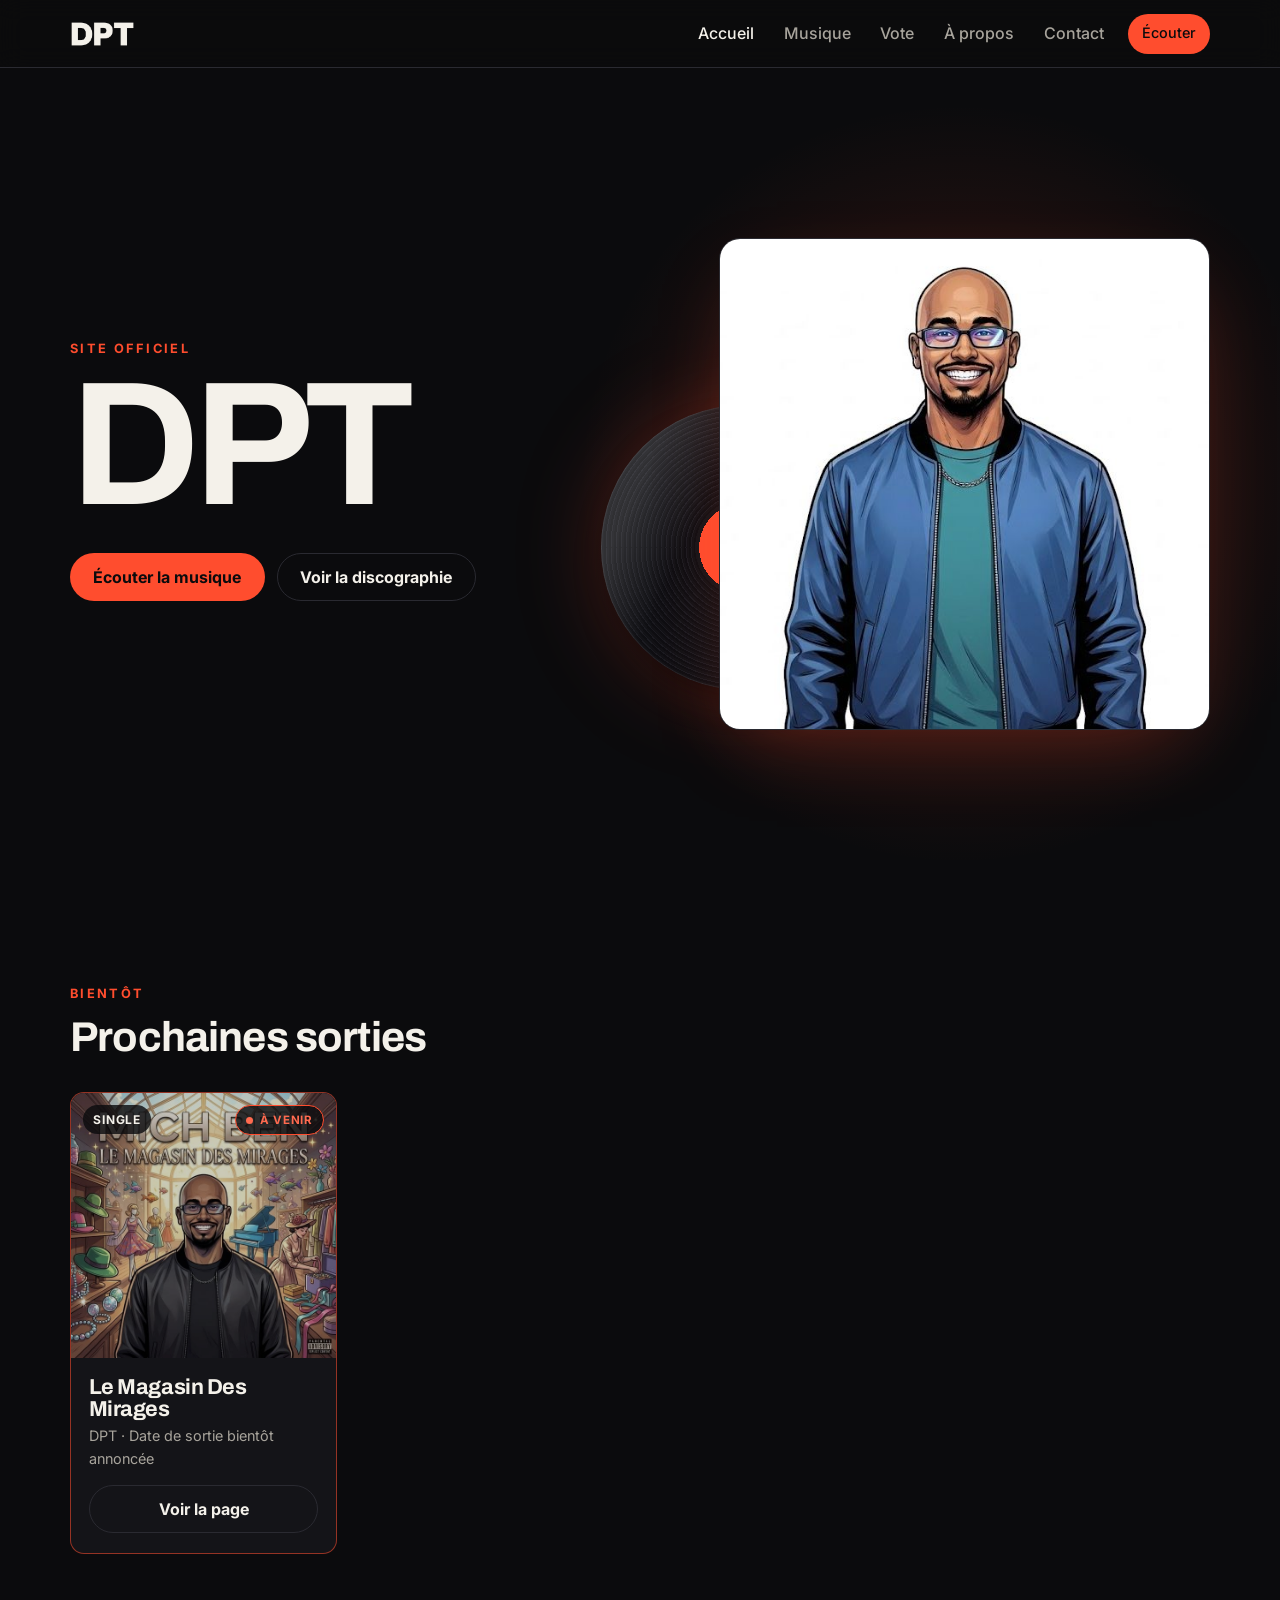
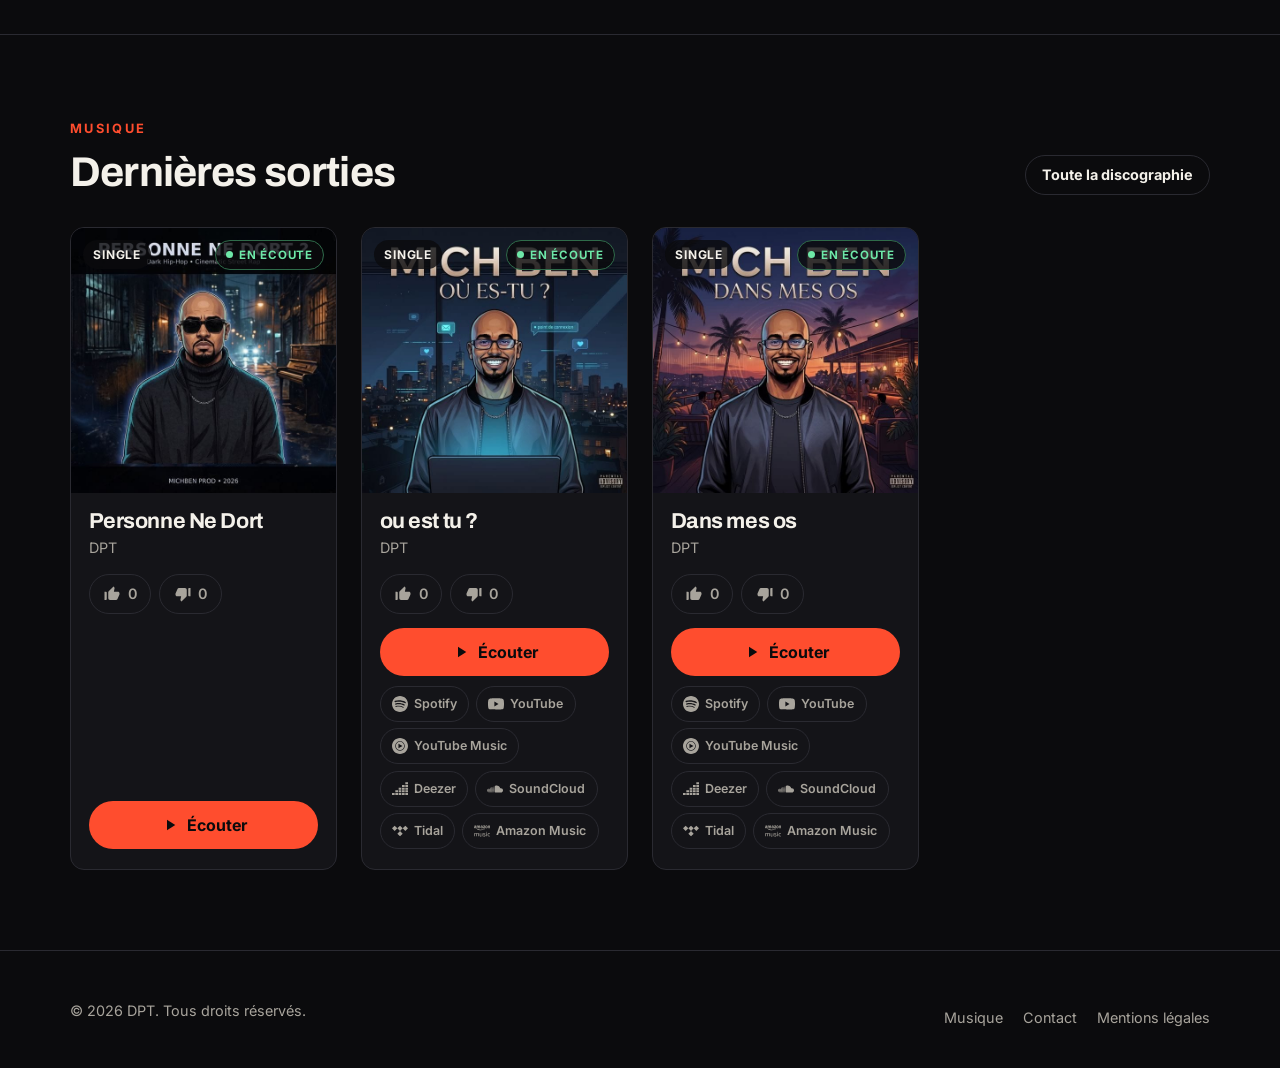
<file: index.html>
<!DOCTYPE html>
<html lang="fr">
<head>
  <meta charset="utf-8">
  <meta name="viewport" content="width=device-width, initial-scale=1">
  <title>DPT — Site officiel</title>
  <meta name="description" content="Découvrez la musique de DPT : singles, projets, clips et liens d’écoute officiels.">
  <link rel="canonical" href="https://dptmusic.fr/">
  <meta name="theme-color" content="#0b0b0d">

  <!-- Partage sur les réseaux (WhatsApp, Instagram, X, Facebook) -->
  <meta property="og:type" content="website">
  <meta property="og:site_name" content="DPT">
  <meta property="og:locale" content="fr_FR">
  <meta property="og:title" content="DPT — Site officiel">
  <meta property="og:description" content="Écoutez toute la musique de DPT.">
  <meta property="og:image" content="https://dptmusic.fr/assets/img/artist.jpg">
  <meta property="og:image:width" content="1200">
  <meta property="og:image:height" content="1200">
  <meta property="og:image:alt" content="DPT">
  <meta property="og:url" content="https://dptmusic.fr/">
  <meta name="twitter:card" content="summary_large_image">
  <meta name="twitter:title" content="DPT — Site officiel">
  <meta name="twitter:description" content="Écoutez toute la musique de DPT.">
  <meta name="twitter:image" content="https://dptmusic.fr/assets/img/artist.jpg">

  <!-- Favicon -->
  <link rel="icon" href="assets/img/favicon.svg" type="image/svg+xml">
  <link rel="icon" href="assets/img/favicon-32.png" sizes="32x32" type="image/png">
  <link rel="apple-touch-icon" href="assets/img/apple-touch-icon.png">

  <!-- Polices -->
  <link rel="preconnect" href="https://fonts.googleapis.com">
  <link rel="preconnect" href="https://fonts.gstatic.com" crossorigin>
  <link rel="stylesheet" href="https://fonts.googleapis.com/css2?family=Archivo:wght@800;900&amp;family=Inter:wght@400;500;600;700&amp;display=swap">

  <link rel="stylesheet" href="assets/css/style.css?v=6">
  <link rel="stylesheet" href="assets/css/votes.css">
  <script src="assets/js/main.js?v=6" defer></script>
  <script src="assets/js/votes.js" defer></script>
</head><body>
  <a class="skip-link" href="#contenu">Aller au contenu</a>

  <header class="site-header">
    <div class="container">
      <a class="brand" href="index.html" aria-label="DPT — Accueil">
        <!-- LOGO : à changer depuis /admin/ (onglet « Images »), ou en remplaçant assets/img/logo.png -->
        <img src="assets/img/logo.png" alt="DPT" width="413" height="166" data-logo>
      </a>
      <button class="nav-toggle" type="button" aria-expanded="false" aria-controls="site-nav" aria-label="Ouvrir le menu"><span></span></button>
      <nav id="site-nav" class="nav" aria-label="Navigation principale">
        <a href="index.html" aria-current="page">Accueil</a>
        <a href="music.html">Musique</a>
        <a href="vote.html">Vote</a>
        <a href="about.html">À propos</a>
        <a href="contact.html">Contact</a>
        <!-- Bouton « Écouter » : le lien se règle dans assets/data/site.json (listenLink) -->
        <a class="btn btn-primary btn-sm" href="https://ditto.fm/dpt-dpt" data-listen>Écouter</a>
      </nav>
    </div>
  </header>

  <main id="contenu">
    <section class="hero">
      <div class="container hero-grid">
        <div>
          <span class="eyebrow reveal">Site officiel</span>
          <h1 class="hero-title reveal">DPT</h1>
          <!-- SLOGAN : à renseigner dans assets/data/site.json (tagline). Masqué tant qu'il est vide. -->
          <p class="hero-tagline reveal reveal-2" data-tagline></p>
          <div class="hero-actions reveal reveal-2">
            <a class="btn btn-primary" href="https://ditto.fm/dpt-dpt" data-listen>Écouter la musique</a>
            <a class="btn btn-ghost" href="music.html">Voir la discographie</a>
          </div>
          <ul class="socials reveal reveal-3" data-socials aria-label="DPT sur les réseaux"></ul>
        </div>
        <div class="hero-media reveal reveal-2">
          <div class="hero-photo">
            <!-- PHOTO OFFICIELLE : à changer depuis /admin/ (onglet « Images »), ou en remplaçant assets/img/artist.jpg -->
            <img src="assets/img/artist.jpg" alt="Portrait de l’artiste DPT" width="1200" height="1200" fetchpriority="high" data-artist-photo>
          </div>
          <div class="hero-vinyl" aria-hidden="true"><span class="vinyl"></span></div>
        </div>
      </div>
    </section>

    <!-- Prochaines sorties : cette section apparaît dès qu'une sortie a une date
         à venir (AAAA-MM-JJ) dans assets/data/tracks.json, avec son compte à rebours. -->
    <section class="section" aria-labelledby="upcoming-title" data-block hidden>
      <div class="container">
        <div class="section-head">
          <div>
            <span class="eyebrow">Bientôt</span>
            <h2 id="upcoming-title">Prochaines sorties</h2>
          </div>
        </div>
        <div class="tracks-grid" data-upcoming aria-live="polite"></div>
      </div>
    </section>

    <section class="section" aria-labelledby="latest-title">
      <div class="container">
        <div class="section-head">
          <div>
            <span class="eyebrow">Musique</span>
            <h2 id="latest-title">Dernières sorties</h2>
          </div>
          <a class="btn btn-ghost btn-sm" href="music.html">Toute la discographie</a>
        </div>
        <!-- Affiche automatiquement les 3 premiers morceaux de assets/data/tracks.json -->
        <div class="tracks-grid" data-latest="3" aria-live="polite"></div>
      </div>
    </section>
  </main>

  <footer class="site-footer">
    <div class="container">
      <!-- Réseaux sociaux : liens à renseigner dans assets/data/site.json (socials). Les liens vides ne s'affichent pas. -->
      <ul class="socials" data-socials aria-label="DPT sur les réseaux"></ul>
      <div class="footer-grid">
        <p>&copy; <span data-year>2026</span> DPT. Tous droits réservés.</p>
        <ul class="footer-links">
          <li><a href="music.html">Musique</a></li>
          <li><a href="contact.html">Contact</a></li>
          <li><a href="mentions-legales.html">Mentions légales</a></li>
        </ul>
      </div>
    </div>
  </footer>
</body>
</html>
</file>
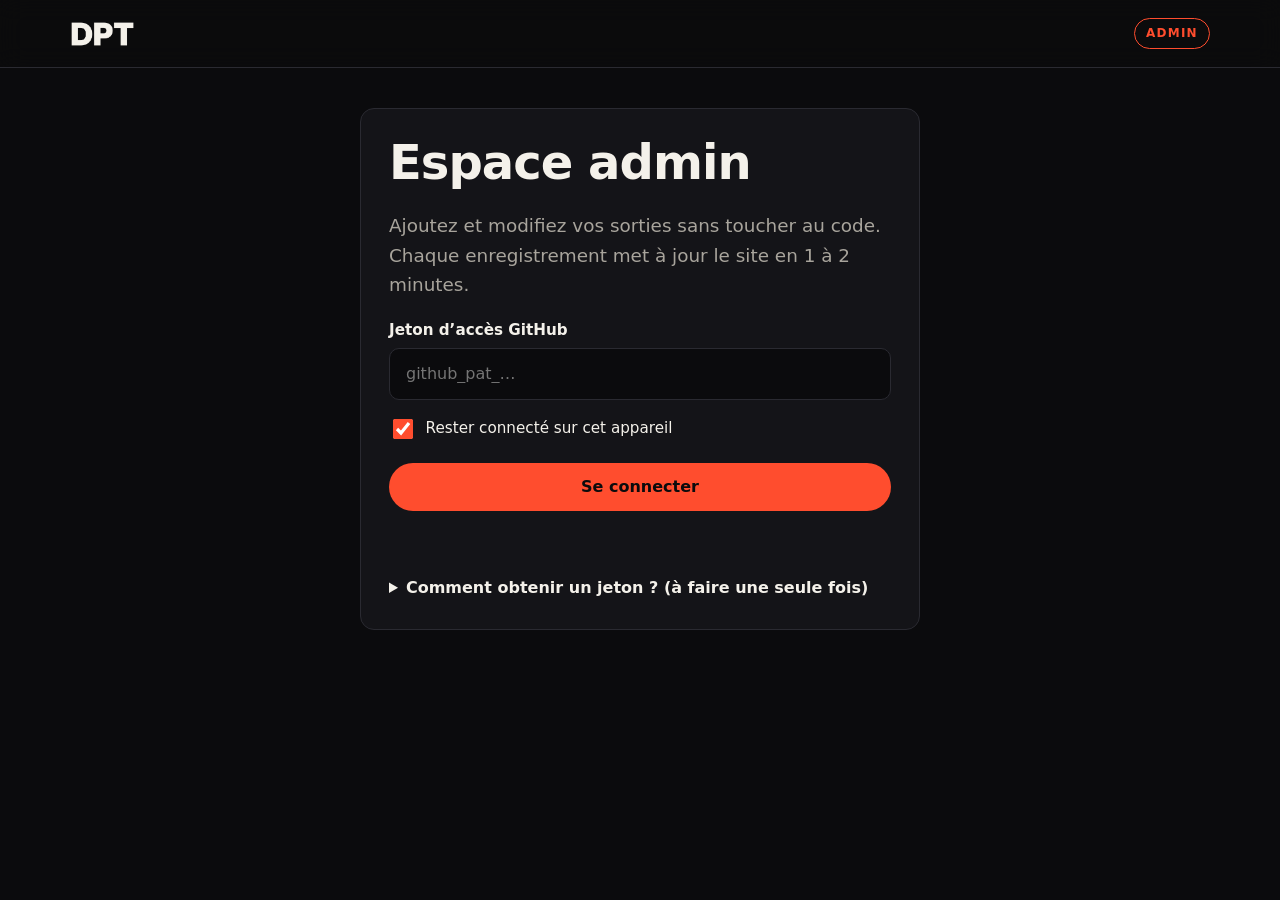
<file: admin/index.html>
<!DOCTYPE html>
<html lang="fr">
<head>
  <meta charset="utf-8">
  <meta name="viewport" content="width=device-width, initial-scale=1">
  <meta name="robots" content="noindex, nofollow">
  <!-- Sécurité : cette page ne peut parler qu'à l'API GitHub, ce qui protège votre jeton. -->
  <meta http-equiv="Content-Security-Policy" content="default-src 'self'; connect-src https://api.github.com https://*.workers.dev; img-src 'self' data: blob:; media-src 'self' blob:; script-src 'self'; style-src 'self' https://fonts.googleapis.com; font-src https://fonts.gstatic.com; form-action 'none'; base-uri 'none'">
  <meta name="referrer" content="no-referrer">
  <title>Admin — DPT</title>
  <link rel="icon" href="../assets/img/favicon.svg" type="image/svg+xml">
  <link rel="stylesheet" href="https://fonts.googleapis.com/css2?family=Archivo:wght@800;900&amp;family=Inter:wght@400;500;600;700&amp;display=swap">
  <link rel="stylesheet" href="../assets/css/style.css?v=6">
  <link rel="stylesheet" href="admin.css?v=6">
  <script src="admin.js?v=6" defer></script>
  <script src="duels.js?v=1" defer></script>
</head>
<body>
  <header class="site-header">
    <div class="container">
      <a class="brand" href="../index.html" aria-label="Voir le site">
        <img src="../assets/img/logo.png" alt="DPT" width="413" height="166">
      </a>
      <div class="admin-header-actions">
        <span class="admin-badge">Admin</span>
        <button class="btn btn-ghost btn-sm" type="button" id="logout" hidden>Se déconnecter</button>
      </div>
    </div>
  </header>

  <main id="contenu" class="admin">
    <div class="container">

      <!-- ===== Connexion ===== -->
      <section id="login-view" class="admin-panel admin-narrow" hidden>
        <h1>Espace admin</h1>
        <p class="lead">Ajoutez et modifiez vos sorties sans toucher au code. Chaque enregistrement met à jour le site en 1 à 2 minutes.</p>

        <form id="login-form" class="form">
          <div>
            <label for="token">Jeton d’accès GitHub</label>
            <input id="token" type="password" autocomplete="off" spellcheck="false" placeholder="github_pat_…" required>
          </div>
          <label class="check"><input type="checkbox" id="remember" checked> Rester connecté sur cet appareil</label>
          <button class="btn btn-primary" type="submit">Se connecter</button>
          <p class="form-status" id="login-status" role="status" aria-live="polite"></p>
        </form>

        <details class="help">
          <summary>Comment obtenir un jeton ? (à faire une seule fois)</summary>
          <ol>
            <li>Connectez-vous sur GitHub, puis ouvrez <strong>github.com/settings/personal-access-tokens/new</strong>.</li>
            <li><strong>Token name</strong> : « Admin site DPT ». <strong>Expiration</strong> : par exemple 1 an.</li>
            <li><strong>Repository access</strong> : « Only select repositories » puis choisissez <strong>michben/dptmusic.fr</strong>. Attention : l’option par défaut « Public repositories » ne permet que de lire, et l’enregistrement échoue avec « Not Found ».</li>
            <li><strong>Permissions</strong> → <strong>Repository permissions</strong> → <strong>Contents</strong> : « Read and write ».</li>
            <li>Cliquez sur <strong>Generate token</strong>, copiez le jeton (il commence par <code>github_pat_</code>) et collez-le ci-dessus.</li>
          </ol>
          <p>Le jeton reste uniquement dans votre navigateur. Ne le partagez avec personne.</p>
        </details>
      </section>

      <!-- ===== Tableau de bord ===== -->
      <section id="app-view" hidden>
        <div class="admin-top">
          <h1>Espace admin</h1>
          <nav class="admin-tabs" role="tablist" aria-label="Sections">
            <button class="filter-btn" type="button" role="tab" id="tab-tracks" aria-controls="tracks-view" aria-selected="true">Sorties</button>
            <button class="filter-btn" type="button" role="tab" id="tab-texts" aria-controls="texts-view" aria-selected="false">Textes du site</button>
            <button class="filter-btn" type="button" role="tab" id="tab-images" aria-controls="images-view" aria-selected="false">Images</button>
            <button class="filter-btn" type="button" role="tab" id="tab-settings" aria-controls="settings-view" aria-selected="false">Liens et contact</button>
            <button class="filter-btn" type="button" role="tab" id="tab-duels" aria-controls="duels-view" aria-selected="false">Votes</button>
          </nav>
        </div>

        <p class="admin-flash" id="flash" role="status" aria-live="polite" hidden></p>

        <!-- Sorties -->
        <div id="tracks-view" role="tabpanel" aria-labelledby="tab-tracks">
          <div class="section-head">
            <p class="lead admin-intro">Les sorties en haut de la liste s’affichent en premier sur le site et dans « Dernières sorties ».</p>
            <button class="btn btn-primary" type="button" id="new-track">+ Nouvelle sortie</button>
          </div>
          <form id="import-form" class="form admin-panel admin-import">
            <div>
              <label for="import-url">Importer depuis ditto.fm</label>
              <p class="hint">Collez le lien de votre sortie : le titre, la pochette et les liens Spotify, YouTube, Deezer… sont récupérés automatiquement.</p>
              <div class="admin-import-row">
                <input id="import-url" type="url" inputmode="url" placeholder="https://ditto.fm/nom-du-titre" autocomplete="off" spellcheck="false" required>
                <button class="btn btn-primary" type="submit">Importer</button>
              </div>
            </div>
            <p class="form-status" id="import-status" role="status" aria-live="polite"></p>
          </form>
          <ol class="admin-list" id="track-list"></ol>
        </div>

        <!-- Textes du site -->
        <div id="texts-view" role="tabpanel" aria-labelledby="tab-texts" hidden>
          <form id="texts-form" class="form admin-panel">
            <p class="hint">Un champ laissé vide masque le bloc correspondant sur le site. Pour faire plusieurs paragraphes, laissez une ligne vide entre eux.</p>
            <div>
              <label for="s-tagline">Slogan (sous « DPT » sur l’accueil)</label>
              <input id="s-tagline" name="tagline" type="text">
            </div>
            <fieldset>
              <legend>Page « À propos »</legend>
              <div>
                <label for="p-about-intro">Phrase d’accroche (en haut de la page)</label>
                <textarea id="p-about-intro" rows="2"></textarea>
              </div>
              <div>
                <label for="p-about-bio">Biographie</label>
                <textarea id="p-about-bio" rows="6"></textarea>
              </div>
              <div>
                <label for="p-about-universe">Univers musical</label>
                <textarea id="p-about-universe" rows="4"></textarea>
              </div>
              <div>
                <label for="p-about-influences">Influences</label>
                <textarea id="p-about-influences" rows="3"></textarea>
              </div>
              <div>
                <label for="p-about-quote">Citation ou phrase signature</label>
                <textarea id="p-about-quote" rows="2"></textarea>
              </div>
            </fieldset>
            <fieldset>
              <legend>Mentions légales</legend>
              <p class="hint">L’hébergeur et la propriété intellectuelle sont déjà écrits sur la page.</p>
              <div>
                <label for="p-legal-publisher">Éditeur du site (nom, adresse, e-mail)</label>
                <textarea id="p-legal-publisher" rows="3"></textarea>
              </div>
              <div>
                <label for="p-legal-manager">Responsable de la publication</label>
                <textarea id="p-legal-manager" rows="2"></textarea>
              </div>
              <div>
                <label for="p-legal-privacy">Données personnelles</label>
                <textarea id="p-legal-privacy" rows="4"></textarea>
              </div>
            </fieldset>
            <button class="btn btn-primary" type="submit">Enregistrer</button>
            <p class="form-status" id="texts-status" role="status" aria-live="polite"></p>
          </form>
        </div>

        <!-- Images -->
        <div id="images-view" role="tabpanel" aria-labelledby="tab-images" hidden>
          <div class="admin-panel">
            <h2>Photo officielle</h2>
            <p class="hint">Elle s’affiche sur l’accueil, sur la page « À propos » (sauf si vous y mettez une autre photo plus bas) et quand on partage le site. Elle est recadrée en carré et compressée automatiquement.</p>
            <div class="cover-field">
              <img id="artist-preview" src="../assets/img/artist.jpg" alt="Photo officielle actuelle" width="160" height="160">
              <div>
                <label for="i-artist">Choisir une nouvelle photo (JPG ou PNG)</label>
                <input id="i-artist" type="file" accept="image/jpeg,image/png,image/webp">
                <button class="btn btn-primary" type="button" id="save-artist" disabled>Enregistrer la photo</button>
                <p class="form-status" id="artist-status" role="status" aria-live="polite"></p>
              </div>
            </div>
          </div>

          <div class="admin-panel admin-images-logo">
            <h2>Logo</h2>
            <p class="hint">Il s’affiche en haut de toutes les pages. Un PNG à fond transparent donne le meilleur résultat ; la forme d’origine est conservée.</p>
            <div class="cover-field">
              <img id="logo-preview" class="logo-preview" src="../assets/img/logo.png" alt="Logo actuel" width="160" height="64">
              <div>
                <label for="i-logo">Choisir un nouveau logo (PNG ou JPG)</label>
                <input id="i-logo" type="file" accept="image/png,image/jpeg,image/webp">
                <button class="btn btn-primary" type="button" id="save-logo" disabled>Enregistrer le logo</button>
                <p class="form-status" id="logo-status" role="status" aria-live="polite"></p>
              </div>
            </div>
          </div>

          <div class="admin-panel admin-images-more">
            <h2>Photo de la page « À propos »</h2>
            <p class="hint">Facultatif : une autre photo que celle de l’accueil. Tant qu’aucune n’est choisie, la page « À propos » affiche la photo officielle.</p>
            <div class="cover-field">
              <img id="about-preview" src="../assets/img/artist.jpg" alt="Photo actuelle de la page À propos" width="160" height="160">
              <div>
                <label for="i-about">Choisir une photo (JPG ou PNG)</label>
                <input id="i-about" type="file" accept="image/jpeg,image/png,image/webp">
                <button class="btn btn-primary" type="button" id="save-about" disabled>Enregistrer la photo</button>
                <button class="btn btn-ghost btn-sm" type="button" id="about-reset" hidden>Revenir à la photo officielle</button>
                <p class="form-status" id="about-status" role="status" aria-live="polite"></p>
              </div>
            </div>
          </div>

          <div class="admin-panel admin-images-more">
            <h2>Icône du site</h2>
            <p class="hint">La petite image dans l’onglet du navigateur et sur l’écran d’accueil des téléphones. Choisissez une image carrée et simple (par exemple votre logo seul) : elle est déclinée automatiquement dans toutes les tailles.</p>
            <div class="cover-field">
              <img id="icon-preview" class="icon-preview" src="../assets/img/apple-touch-icon.png" alt="Icône actuelle du site" width="96" height="96">
              <div>
                <label for="i-icon">Choisir une icône (PNG ou JPG, carrée)</label>
                <input id="i-icon" type="file" accept="image/png,image/jpeg,image/webp">
                <button class="btn btn-primary" type="button" id="save-icon" disabled>Enregistrer l’icône</button>
                <p class="form-status" id="icon-status" role="status" aria-live="polite"></p>
              </div>
            </div>
          </div>

          <p class="hint admin-images-note">Les pochettes se changent sur chaque sortie (onglet « Sorties » → « Modifier »). L’image affichée quand on partage le site sur les réseaux est la photo officielle.</p>
        </div>

        <!-- Paramètres -->
        <div id="settings-view" role="tabpanel" aria-labelledby="tab-settings" hidden>
          <form id="settings-form" class="form admin-panel">
            <p class="hint">Laissez un champ vide pour masquer l’élément sur le site.</p>
            <div>
              <label for="s-listenLink">Lien des boutons « Écouter »</label>
              <input id="s-listenLink" name="listenLink" type="url" placeholder="https://…">
            </div>
            <div class="form-row">
              <div>
                <label for="s-email">E-mail de contact</label>
                <input id="s-email" name="email" type="email">
              </div>
              <div>
                <label for="s-formspreeId">Identifiant Formspree</label>
                <input id="s-formspreeId" name="formspreeId" type="text" placeholder="ex. xyzabcd">
              </div>
            </div>
            <fieldset>
              <legend>Réseaux sociaux et plateformes</legend>
              <div class="form-row" id="socials-fields"></div>
            </fieldset>
            <button class="btn btn-primary" type="submit">Enregistrer</button>
          </form>
        </div>

        <!-- Votes : duels « Quelle version tu préfères ? » (admin/duels.js) -->
        <div id="duels-view" role="tabpanel" aria-labelledby="tab-duels" hidden>
          <div class="section-head">
            <p class="lead admin-intro">Proposez deux versions d’un morceau : le public inscrit vote sur la page « Vote » jusqu’à la date de fin, avec les résultats en direct.</p>
            <button class="btn btn-primary" type="button" id="new-duel">+ Nouveau vote</button>
          </div>
          <p class="admin-panel admin-notice" id="votes-service" hidden></p>
          <ol class="admin-list" id="duel-list"></ol>
        </div>
      </section>

      <p id="loading" class="admin-panel admin-narrow">Chargement…</p>
    </div>
  </main>

  <!-- ===== Formulaire d'une sortie ===== -->
  <dialog id="track-dialog" class="admin-dialog" aria-labelledby="track-dialog-title">
    <form id="track-form" class="form" method="dialog">
      <h2 id="track-dialog-title">Nouvelle sortie</h2>

      <div class="cover-field">
        <img id="cover-preview" src="../assets/img/covers/placeholder.jpg" alt="Aperçu de la pochette" width="160" height="160">
        <div>
          <label for="t-cover">Pochette (image carrée, JPG ou PNG)</label>
          <input id="t-cover" type="file" accept="image/jpeg,image/png,image/webp">
          <p class="hint">Elle est automatiquement redimensionnée et compressée.</p>
        </div>
      </div>

      <div>
        <label for="t-title">Titre *</label>
        <input id="t-title" name="title" type="text" required>
      </div>
      <div class="form-row">
        <div>
          <label for="t-type">Type de sortie</label>
          <select id="t-type" name="type">
            <option>Single</option>
            <option>EP</option>
            <option>Album</option>
            <option>Featuring</option>
          </select>
        </div>
        <div>
          <label for="t-releaseDate">Date de sortie</label>
          <input id="t-releaseDate" name="releaseDate" type="text" inputmode="numeric" placeholder="AAAA-MM-JJ ou AAAA" pattern="\d{4}(-\d{2}-\d{2})?">
          <p class="hint" id="release-hint">Date complète (AAAA-MM-JJ) encore à venir : la sortie passe en « À venir » avec un compte à rebours. Le jour J, elle passe toute seule en « En écoute ».</p>
        </div>
      </div>
      <label class="check"><input type="checkbox" id="t-upcoming"> Pas encore sortie (affichée « À venir », sans liens d’écoute)</label>
      <p class="hint">À cocher si la date n’est pas encore connue. Avec une date, c’est elle qui décide.</p>
      <div>
        <label for="t-artist">Artiste(s)</label>
        <input id="t-artist" name="artist" type="text" placeholder="DPT">
      </div>
      <div>
        <label for="t-mainLink">Lien principal du bouton « Écouter » *</label>
        <input id="t-mainLink" name="mainLink" type="url" placeholder="https://ditto.fm/…" required>
      </div>
      <fieldset>
        <legend>Liens directs (facultatifs)</legend>
        <div class="form-row">
          <div><label for="t-spotify">Spotify</label><input id="t-spotify" name="spotify" type="url" placeholder="https://…"></div>
          <div><label for="t-appleMusic">Apple Music</label><input id="t-appleMusic" name="appleMusic" type="url" placeholder="https://…"></div>
          <div><label for="t-youtube">YouTube</label><input id="t-youtube" name="youtube" type="url" placeholder="https://…"></div>
          <div><label for="t-youtubeMusic">YouTube Music</label><input id="t-youtubeMusic" name="youtubeMusic" type="url" placeholder="https://…"></div>
          <div><label for="t-deezer">Deezer</label><input id="t-deezer" name="deezer" type="url" placeholder="https://…"></div>
          <div><label for="t-soundcloud">SoundCloud</label><input id="t-soundcloud" name="soundcloud" type="url" placeholder="https://…"></div>
          <div><label for="t-tidal">Tidal</label><input id="t-tidal" name="tidal" type="url" placeholder="https://…"></div>
          <div><label for="t-amazonMusic">Amazon Music</label><input id="t-amazonMusic" name="amazonMusic" type="url" placeholder="https://…"></div>
        </div>
      </fieldset>

      <div class="dialog-actions">
        <button class="btn btn-ghost" type="button" id="track-cancel">Annuler</button>
        <button class="btn btn-primary" type="submit" id="track-save">Enregistrer et publier</button>
      </div>
      <p class="form-status" id="track-status" role="status" aria-live="polite"></p>
    </form>
  </dialog>

  <!-- ===== Formulaire d'un vote (duel de versions) ===== -->
  <dialog id="duel-dialog" class="admin-dialog" aria-labelledby="duel-dialog-title">
    <form id="duel-form" class="form" method="dialog">
      <h2 id="duel-dialog-title">Nouveau vote</h2>

      <div>
        <label for="d-title">Titre du vote *</label>
        <input id="d-title" type="text" required placeholder="ex. Mon prochain single : quelle version ?">
      </div>
      <div>
        <label for="d-description">Petit texte (facultatif)</label>
        <input id="d-description" type="text" placeholder="ex. Deux mix, une seule sortira. À toi de choisir !">
      </div>
      <div class="cover-field">
        <img id="d-cover-preview" src="../assets/img/covers/placeholder.jpg" alt="Aperçu de l’image du vote" width="160" height="160">
        <div>
          <label for="d-cover">Image (facultatif, JPG ou PNG)</label>
          <input id="d-cover" type="file" accept="image/jpeg,image/png,image/webp">
        </div>
      </div>
      <div class="form-row">
        <div>
          <label for="d-start">Début (facultatif)</label>
          <input id="d-start" type="datetime-local">
          <p class="hint">Vide = le vote commence tout de suite.</p>
        </div>
        <div>
          <label for="d-end">Fin du vote *</label>
          <input id="d-end" type="datetime-local" required>
          <p class="hint">Heure de votre appareil. Un compte à rebours s’affiche sur le site.</p>
        </div>
      </div>

      <fieldset id="d-versions"></fieldset>

      <div id="d-winner-field" hidden>
        <label for="d-winner">Version retenue (facultatif)</label>
        <select id="d-winner"></select>
        <p class="hint">Par défaut, le site annonce la version qui a le plus de votes.</p>
      </div>

      <div class="dialog-actions">
        <button class="btn btn-ghost" type="button" id="duel-cancel">Annuler</button>
        <button class="btn btn-primary" type="submit">Enregistrer et publier</button>
      </div>
      <p class="form-status" id="duel-status" role="status" aria-live="polite"></p>
    </form>
  </dialog>
</body>
</html>
</file>
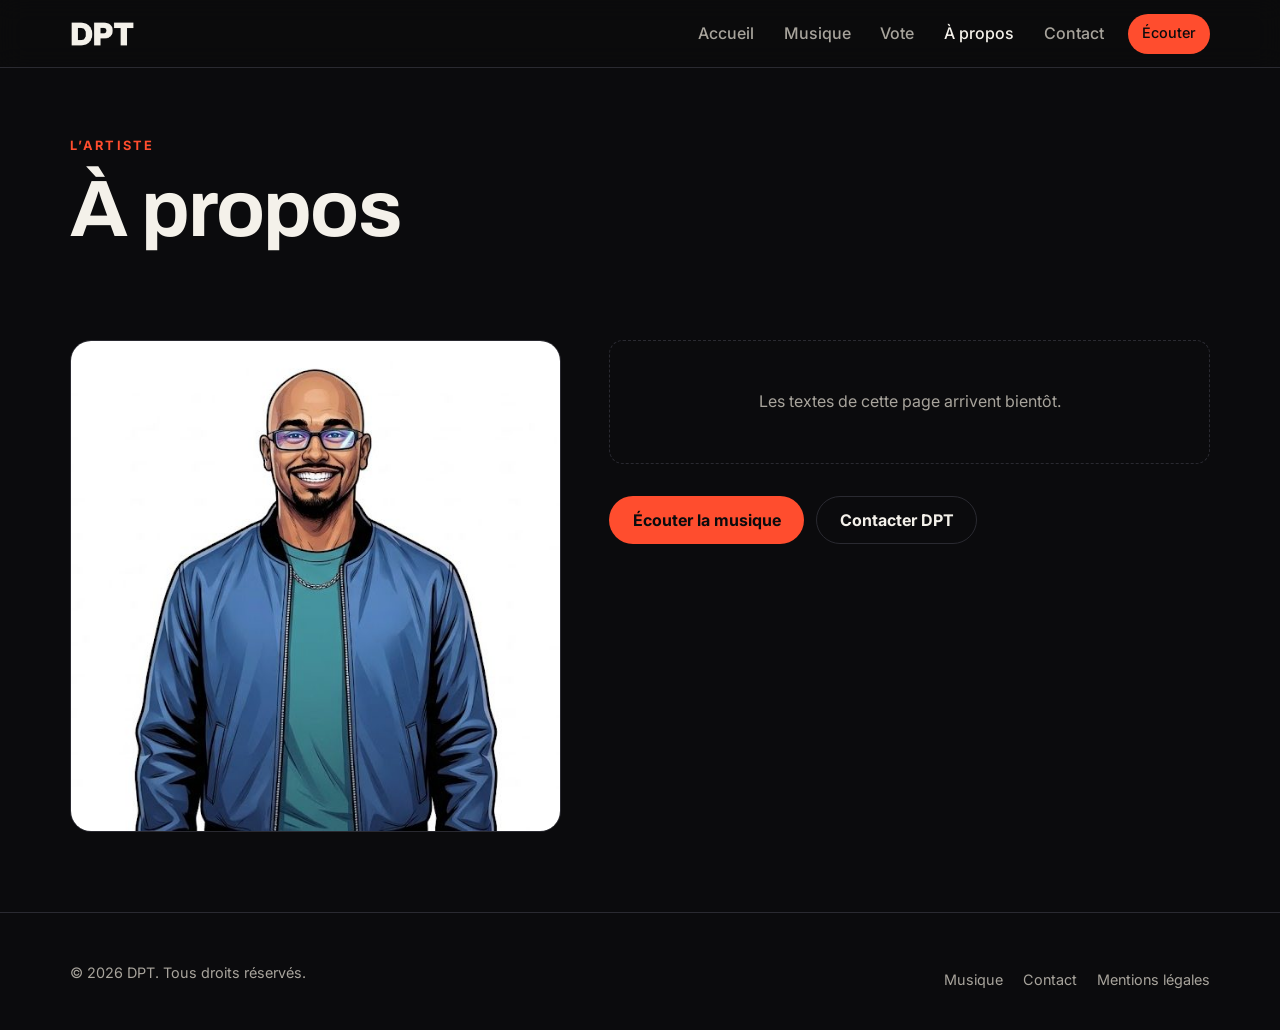
<file: about.html>
<!DOCTYPE html>
<html lang="fr">
<head>
  <meta charset="utf-8">
  <meta name="viewport" content="width=device-width, initial-scale=1">
  <title>À propos — DPT</title>
  <meta name="description" content="Biographie, univers musical et influences de l’artiste DPT.">
  <link rel="canonical" href="https://dptmusic.fr/about.html">
  <meta name="theme-color" content="#0b0b0d">

  <!-- Partage sur les réseaux (WhatsApp, Instagram, X, Facebook) -->
  <meta property="og:type" content="website">
  <meta property="og:site_name" content="DPT">
  <meta property="og:locale" content="fr_FR">
  <meta property="og:title" content="À propos — DPT">
  <meta property="og:description" content="Découvrez l’univers de DPT.">
  <meta property="og:image" content="https://dptmusic.fr/assets/img/artist.jpg">
  <meta property="og:image:width" content="1200">
  <meta property="og:image:height" content="1200">
  <meta property="og:image:alt" content="DPT">
  <meta property="og:url" content="https://dptmusic.fr/about.html">
  <meta name="twitter:card" content="summary_large_image">
  <meta name="twitter:title" content="À propos — DPT">
  <meta name="twitter:description" content="Découvrez l’univers de DPT.">
  <meta name="twitter:image" content="https://dptmusic.fr/assets/img/artist.jpg">

  <!-- Favicon -->
  <link rel="icon" href="assets/img/favicon.svg" type="image/svg+xml">
  <link rel="icon" href="assets/img/favicon-32.png" sizes="32x32" type="image/png">
  <link rel="apple-touch-icon" href="assets/img/apple-touch-icon.png">

  <!-- Polices -->
  <link rel="preconnect" href="https://fonts.googleapis.com">
  <link rel="preconnect" href="https://fonts.gstatic.com" crossorigin>
  <link rel="stylesheet" href="https://fonts.googleapis.com/css2?family=Archivo:wght@800;900&amp;family=Inter:wght@400;500;600;700&amp;display=swap">

  <link rel="stylesheet" href="assets/css/style.css?v=6">
  <script src="assets/js/main.js?v=6" defer></script>
</head><body>
  <a class="skip-link" href="#contenu">Aller au contenu</a>

  <header class="site-header">
    <div class="container">
      <a class="brand" href="index.html" aria-label="DPT — Accueil">
        <!-- LOGO : à changer depuis /admin/ (onglet « Images »), ou en remplaçant assets/img/logo.png -->
        <img src="assets/img/logo.png" alt="DPT" width="413" height="166" data-logo>
      </a>
      <button class="nav-toggle" type="button" aria-expanded="false" aria-controls="site-nav" aria-label="Ouvrir le menu"><span></span></button>
      <nav id="site-nav" class="nav" aria-label="Navigation principale">
        <a href="index.html">Accueil</a>
        <a href="music.html">Musique</a>
        <a href="vote.html">Vote</a>
        <a href="about.html" aria-current="page">À propos</a>
        <a href="contact.html">Contact</a>
        <!-- Bouton « Écouter » : le lien se règle dans assets/data/site.json (listenLink) -->
        <a class="btn btn-primary btn-sm" href="https://ditto.fm/dpt-dpt" data-listen>Écouter</a>
      </nav>
    </div>
  </header>

  <main id="contenu">
    <section class="page-hero">
      <div class="container">
        <span class="eyebrow reveal">L’artiste</span>
        <h1 class="page-title reveal">À propos</h1>
        <!-- Tous les textes de cette page se saisissent dans /admin/ (onglet « Textes du site »).
             Un texte vide masque le bloc correspondant. -->
        <div class="lead reveal reveal-2" data-block data-about-intro hidden></div>
      </div>
    </section>

    <section class="section" style="padding-top:1rem">
      <div class="container about-grid">
        <div class="about-photo">
          <!-- PHOTO : à changer depuis /admin/ (onglet « Images », « Photo de la page À propos »).
               Sans photo dédiée, c'est la photo officielle qui s'affiche. -->
          <img src="assets/img/artist.jpg" alt="Portrait de l’artiste DPT" width="1200" height="1200" loading="lazy" data-about-photo>
        </div>

        <div>
          <p class="empty-state" data-if-no-about hidden>Les textes de cette page arrivent bientôt.</p>

          <div class="about-block" data-block hidden>
            <h2>Biographie</h2>
            <div data-about-bio></div>
          </div>

          <div class="about-block" data-block hidden>
            <h2>Univers musical</h2>
            <div data-about-universe></div>
          </div>

          <div class="about-block" data-block hidden>
            <h2>Influences</h2>
            <div data-about-influences></div>
          </div>

          <blockquote class="signature" data-block hidden>
            <div data-about-quote></div>
          </blockquote>

          <div class="hero-actions">
            <a class="btn btn-primary" href="https://ditto.fm/dpt-dpt" data-listen>Écouter la musique</a>
            <a class="btn btn-ghost" href="contact.html">Contacter DPT</a>
          </div>
        </div>
      </div>
    </section>
  </main>

  <footer class="site-footer">
    <div class="container">
      <!-- Réseaux sociaux : liens à renseigner dans assets/data/site.json (socials). Les liens vides ne s'affichent pas. -->
      <ul class="socials" data-socials aria-label="DPT sur les réseaux"></ul>
      <div class="footer-grid">
        <p>&copy; <span data-year>2026</span> DPT. Tous droits réservés.</p>
        <ul class="footer-links">
          <li><a href="music.html">Musique</a></li>
          <li><a href="contact.html">Contact</a></li>
          <li><a href="mentions-legales.html">Mentions légales</a></li>
        </ul>
      </div>
    </div>
  </footer>
</body>
</html>
</file>
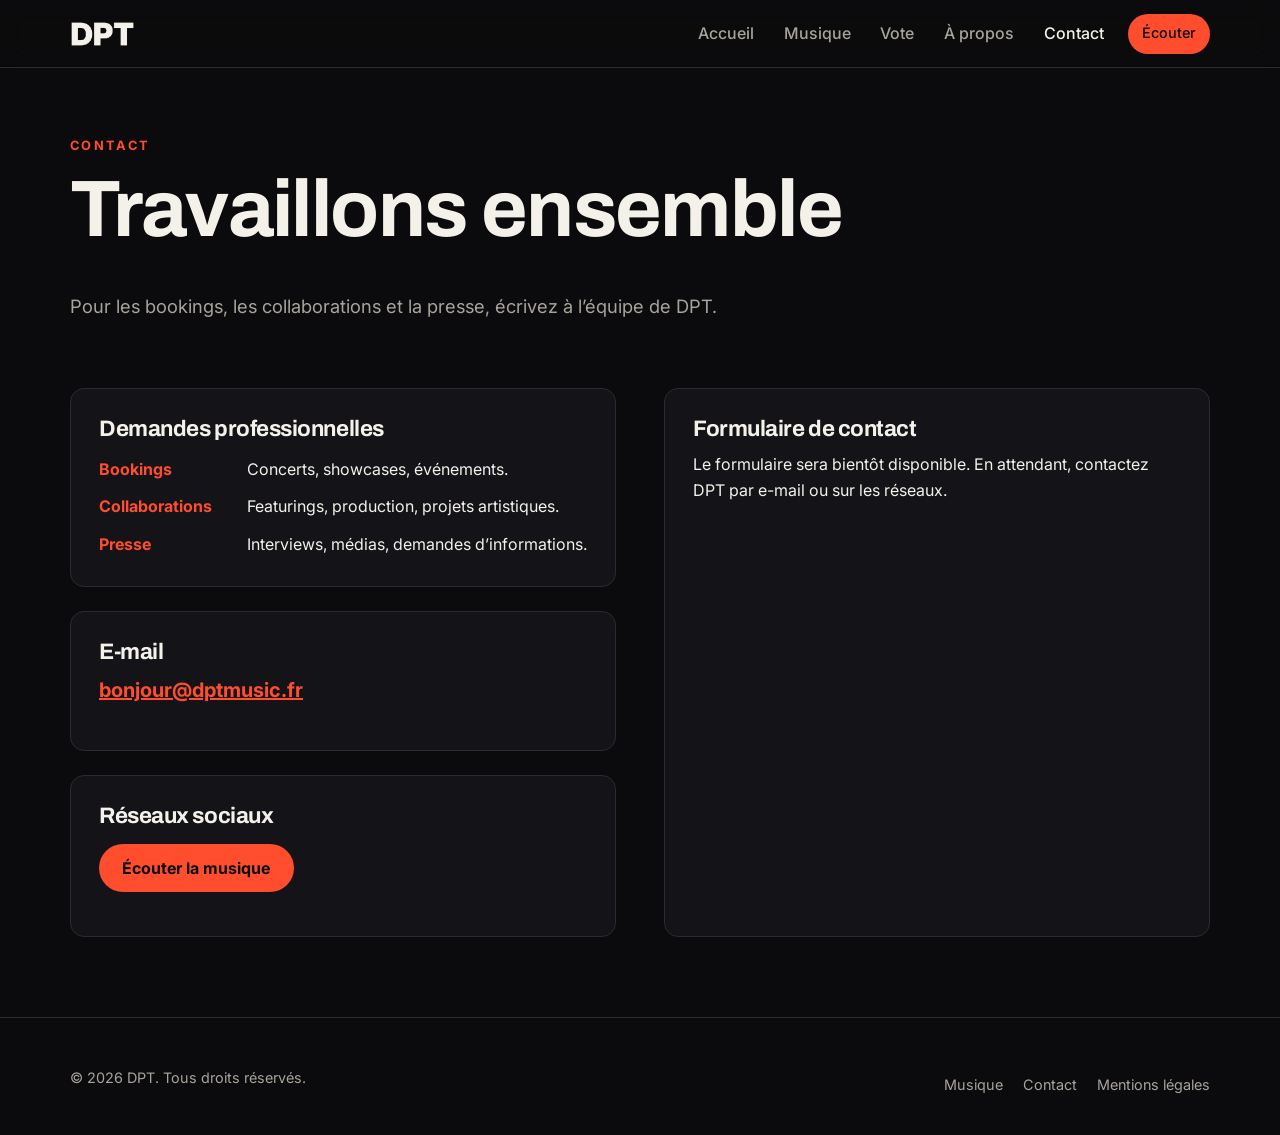
<file: contact.html>
<!DOCTYPE html>
<html lang="fr">
<head>
  <meta charset="utf-8">
  <meta name="viewport" content="width=device-width, initial-scale=1">
  <title>Contact — DPT</title>
  <meta name="description" content="Contacter DPT pour les bookings, collaborations et demandes presse.">
  <link rel="canonical" href="https://dptmusic.fr/contact.html">
  <meta name="theme-color" content="#0b0b0d">

  <!-- Partage sur les réseaux (WhatsApp, Instagram, X, Facebook) -->
  <meta property="og:type" content="website">
  <meta property="og:site_name" content="DPT">
  <meta property="og:locale" content="fr_FR">
  <meta property="og:title" content="Contact — DPT">
  <meta property="og:description" content="Bookings, collaborations et presse : contactez DPT.">
  <meta property="og:image" content="https://dptmusic.fr/assets/img/artist.jpg">
  <meta property="og:image:width" content="1200">
  <meta property="og:image:height" content="1200">
  <meta property="og:image:alt" content="DPT">
  <meta property="og:url" content="https://dptmusic.fr/contact.html">
  <meta name="twitter:card" content="summary_large_image">
  <meta name="twitter:title" content="Contact — DPT">
  <meta name="twitter:description" content="Bookings, collaborations et presse : contactez DPT.">
  <meta name="twitter:image" content="https://dptmusic.fr/assets/img/artist.jpg">

  <!-- Favicon -->
  <link rel="icon" href="assets/img/favicon.svg" type="image/svg+xml">
  <link rel="icon" href="assets/img/favicon-32.png" sizes="32x32" type="image/png">
  <link rel="apple-touch-icon" href="assets/img/apple-touch-icon.png">

  <!-- Polices -->
  <link rel="preconnect" href="https://fonts.googleapis.com">
  <link rel="preconnect" href="https://fonts.gstatic.com" crossorigin>
  <link rel="stylesheet" href="https://fonts.googleapis.com/css2?family=Archivo:wght@800;900&amp;family=Inter:wght@400;500;600;700&amp;display=swap">

  <link rel="stylesheet" href="assets/css/style.css?v=6">
  <script src="assets/js/main.js?v=6" defer></script>
</head><body>
  <a class="skip-link" href="#contenu">Aller au contenu</a>

  <header class="site-header">
    <div class="container">
      <a class="brand" href="index.html" aria-label="DPT — Accueil">
        <!-- LOGO : à changer depuis /admin/ (onglet « Images »), ou en remplaçant assets/img/logo.png -->
        <img src="assets/img/logo.png" alt="DPT" width="413" height="166" data-logo>
      </a>
      <button class="nav-toggle" type="button" aria-expanded="false" aria-controls="site-nav" aria-label="Ouvrir le menu"><span></span></button>
      <nav id="site-nav" class="nav" aria-label="Navigation principale">
        <a href="index.html">Accueil</a>
        <a href="music.html">Musique</a>
        <a href="vote.html">Vote</a>
        <a href="about.html">À propos</a>
        <a href="contact.html" aria-current="page">Contact</a>
        <!-- Bouton « Écouter » : le lien se règle dans assets/data/site.json (listenLink) -->
        <a class="btn btn-primary btn-sm" href="https://ditto.fm/dpt-dpt" data-listen>Écouter</a>
      </nav>
    </div>
  </header>

  <main id="contenu">
    <section class="page-hero">
      <div class="container">
        <span class="eyebrow reveal">Contact</span>
        <h1 class="page-title reveal">Travaillons ensemble</h1>
        <p class="lead reveal reveal-2">Pour les bookings, les collaborations et la presse, écrivez à l’équipe de DPT.</p>
      </div>
    </section>

    <section class="section" style="padding-top:1rem">
      <div class="container contact-grid">
        <div>
          <div class="contact-card">
            <h2>Demandes professionnelles</h2>
            <ul class="contact-topics">
              <li><strong>Bookings</strong><span>Concerts, showcases, événements.</span></li>
              <li><strong>Collaborations</strong><span>Featurings, production, projets artistiques.</span></li>
              <li><strong>Presse</strong><span>Interviews, médias, demandes d’informations.</span></li>
            </ul>
          </div>

          <div class="contact-card">
            <h2>E-mail</h2>
            <!-- ADRESSE E-MAIL : à renseigner dans assets/data/site.json (email) -->
            <p data-if-email hidden><a class="email-link" href="#" data-email></a></p>
            <p data-if-no-email>L’adresse e-mail de contact sera bientôt disponible.</p>
          </div>

          <div class="contact-card">
            <h2>Réseaux sociaux</h2>
            <ul class="socials" data-socials aria-label="DPT sur les réseaux"></ul>
            <p style="margin-top:1rem"><a class="btn btn-primary" href="https://ditto.fm/dpt-dpt" data-listen>Écouter la musique</a></p>
          </div>
        </div>

        <div class="contact-card">
          <h2>Formulaire de contact</h2>
          <!-- FORMULAIRE : fonctionne avec Formspree (gratuit).
               Créez un formulaire sur https://formspree.io puis collez son identifiant
               (ex. "xyzabcd") dans assets/data/site.json (formspreeId).
               Tant que l'identifiant est vide, le formulaire reste masqué. -->
          <p data-if-no-form>Le formulaire sera bientôt disponible. En attendant, contactez DPT par e-mail ou sur les réseaux.</p>
          <form id="contact-form" class="form" method="POST" data-if-form hidden>
            <div>
              <label for="f-name">Nom</label>
              <input id="f-name" name="name" type="text" autocomplete="name" required>
            </div>
            <div>
              <label for="f-email">E-mail</label>
              <input id="f-email" name="email" type="email" autocomplete="email" required>
            </div>
            <div>
              <label for="f-subject">Objet</label>
              <select id="f-subject" name="subject">
                <option>Booking</option>
                <option>Collaboration</option>
                <option>Presse</option>
                <option>Autre</option>
              </select>
            </div>
            <div>
              <label for="f-message">Message</label>
              <textarea id="f-message" name="message" required></textarea>
            </div>
            <!-- Champ anti-spam invisible -->
            <input type="text" name="_gotcha" tabindex="-1" autocomplete="off" style="display:none">
            <button class="btn btn-primary" type="submit">Envoyer</button>
            <p class="form-status" role="status" aria-live="polite"></p>
          </form>
        </div>
      </div>
    </section>
  </main>

  <footer class="site-footer">
    <div class="container">
      <!-- Réseaux sociaux : liens à renseigner dans assets/data/site.json (socials). Les liens vides ne s'affichent pas. -->
      <ul class="socials" data-socials aria-label="DPT sur les réseaux"></ul>
      <div class="footer-grid">
        <p>&copy; <span data-year>2026</span> DPT. Tous droits réservés.</p>
        <ul class="footer-links">
          <li><a href="music.html">Musique</a></li>
          <li><a href="contact.html">Contact</a></li>
          <li><a href="mentions-legales.html">Mentions légales</a></li>
        </ul>
      </div>
    </div>
  </footer>
</body>
</html>
</file>
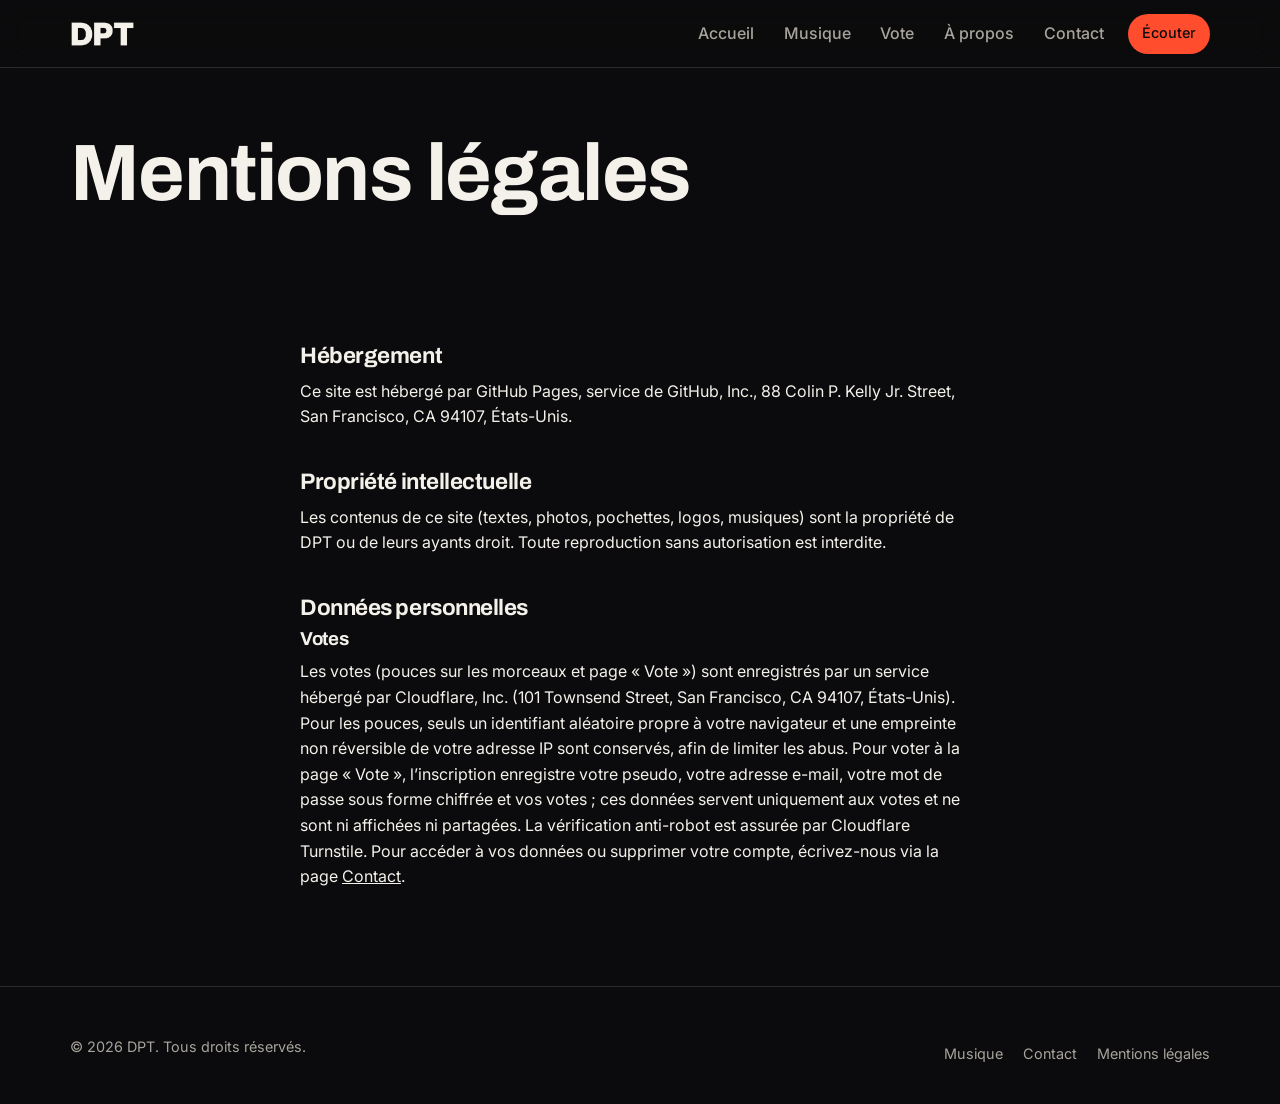
<file: mentions-legales.html>
<!DOCTYPE html>
<html lang="fr">
<head>
  <meta charset="utf-8">
  <meta name="viewport" content="width=device-width, initial-scale=1">
  <title>Mentions légales — DPT</title>
  <meta name="description" content="Mentions légales du site officiel de DPT.">
  <link rel="canonical" href="https://dptmusic.fr/mentions-legales.html">
  <meta name="theme-color" content="#0b0b0d">

  <!-- Partage sur les réseaux (WhatsApp, Instagram, X, Facebook) -->
  <meta property="og:type" content="website">
  <meta property="og:site_name" content="DPT">
  <meta property="og:locale" content="fr_FR">
  <meta property="og:title" content="Mentions légales — DPT">
  <meta property="og:description" content="Mentions légales du site officiel de DPT.">
  <meta property="og:image" content="https://dptmusic.fr/assets/img/artist.jpg">
  <meta property="og:image:width" content="1200">
  <meta property="og:image:height" content="1200">
  <meta property="og:image:alt" content="DPT">
  <meta property="og:url" content="https://dptmusic.fr/mentions-legales.html">
  <meta name="twitter:card" content="summary_large_image">
  <meta name="twitter:title" content="Mentions légales — DPT">
  <meta name="twitter:description" content="Mentions légales du site officiel de DPT.">
  <meta name="twitter:image" content="https://dptmusic.fr/assets/img/artist.jpg">

  <!-- Favicon -->
  <link rel="icon" href="assets/img/favicon.svg" type="image/svg+xml">
  <link rel="icon" href="assets/img/favicon-32.png" sizes="32x32" type="image/png">
  <link rel="apple-touch-icon" href="assets/img/apple-touch-icon.png">

  <!-- Polices -->
  <link rel="preconnect" href="https://fonts.googleapis.com">
  <link rel="preconnect" href="https://fonts.gstatic.com" crossorigin>
  <link rel="stylesheet" href="https://fonts.googleapis.com/css2?family=Archivo:wght@800;900&amp;family=Inter:wght@400;500;600;700&amp;display=swap">

  <link rel="stylesheet" href="assets/css/style.css?v=6">
  <script src="assets/js/main.js?v=6" defer></script>
</head><body>
  <a class="skip-link" href="#contenu">Aller au contenu</a>

  <header class="site-header">
    <div class="container">
      <a class="brand" href="index.html" aria-label="DPT — Accueil">
        <!-- LOGO : à changer depuis /admin/ (onglet « Images »), ou en remplaçant assets/img/logo.png -->
        <img src="assets/img/logo.png" alt="DPT" width="413" height="166" data-logo>
      </a>
      <button class="nav-toggle" type="button" aria-expanded="false" aria-controls="site-nav" aria-label="Ouvrir le menu"><span></span></button>
      <nav id="site-nav" class="nav" aria-label="Navigation principale">
        <a href="index.html">Accueil</a>
        <a href="music.html">Musique</a>
        <a href="vote.html">Vote</a>
        <a href="about.html">À propos</a>
        <a href="contact.html">Contact</a>
        <!-- Bouton « Écouter » : le lien se règle dans assets/data/site.json (listenLink) -->
        <a class="btn btn-primary btn-sm" href="https://ditto.fm/dpt-dpt" data-listen>Écouter</a>
      </nav>
    </div>
  </header>

  <main id="contenu">
    <section class="page-hero">
      <div class="container">
        <h1 class="page-title">Mentions légales</h1>
      </div>
    </section>

    <section class="section" style="padding-top:1rem">
      <div class="container prose">
        <!-- Les textes de cette page se saisissent dans /admin/ (onglet « Textes du site »).
             En France, un site doit indiquer au minimum l'éditeur, le responsable de publication
             et l'hébergeur. Un texte vide masque le bloc. -->

        <div data-block hidden>
          <h2>Éditeur du site</h2>
          <div data-legal-publisher></div>
        </div>

        <div data-block hidden>
          <h2>Responsable de la publication</h2>
          <div data-legal-manager></div>
        </div>

        <h2>Hébergement</h2>
        <p>Ce site est hébergé par GitHub Pages, service de GitHub, Inc., 88 Colin P. Kelly Jr. Street, San Francisco, CA 94107, États-Unis.</p>

        <h2>Propriété intellectuelle</h2>
        <p>Les contenus de ce site (textes, photos, pochettes, logos, musiques) sont la propriété de DPT ou de leurs ayants droit. Toute reproduction sans autorisation est interdite.</p>

        <h2>Données personnelles</h2>
        <div data-legal-privacy></div>

        <h3>Votes</h3>
        <p>Les votes (pouces sur les morceaux et page « Vote ») sont enregistrés par un service hébergé par Cloudflare, Inc. (101 Townsend Street, San Francisco, CA 94107, États-Unis). Pour les pouces, seuls un identifiant aléatoire propre à votre navigateur et une empreinte non réversible de votre adresse IP sont conservés, afin de limiter les abus. Pour voter à la page « Vote », l’inscription enregistre votre pseudo, votre adresse e-mail, votre mot de passe sous forme chiffrée et vos votes ; ces données servent uniquement aux votes et ne sont ni affichées ni partagées. La vérification anti-robot est assurée par Cloudflare Turnstile. Pour accéder à vos données ou supprimer votre compte, écrivez-nous via la page <a href="contact.html">Contact</a>.</p>
      </div>
    </section>
  </main>

  <footer class="site-footer">
    <div class="container">
      <!-- Réseaux sociaux : liens à renseigner dans assets/data/site.json (socials). Les liens vides ne s'affichent pas. -->
      <ul class="socials" data-socials aria-label="DPT sur les réseaux"></ul>
      <div class="footer-grid">
        <p>&copy; <span data-year>2026</span> DPT. Tous droits réservés.</p>
        <ul class="footer-links">
          <li><a href="music.html">Musique</a></li>
          <li><a href="contact.html">Contact</a></li>
          <li><a href="mentions-legales.html">Mentions légales</a></li>
        </ul>
      </div>
    </div>
  </footer>
</body>
</html>
</file>
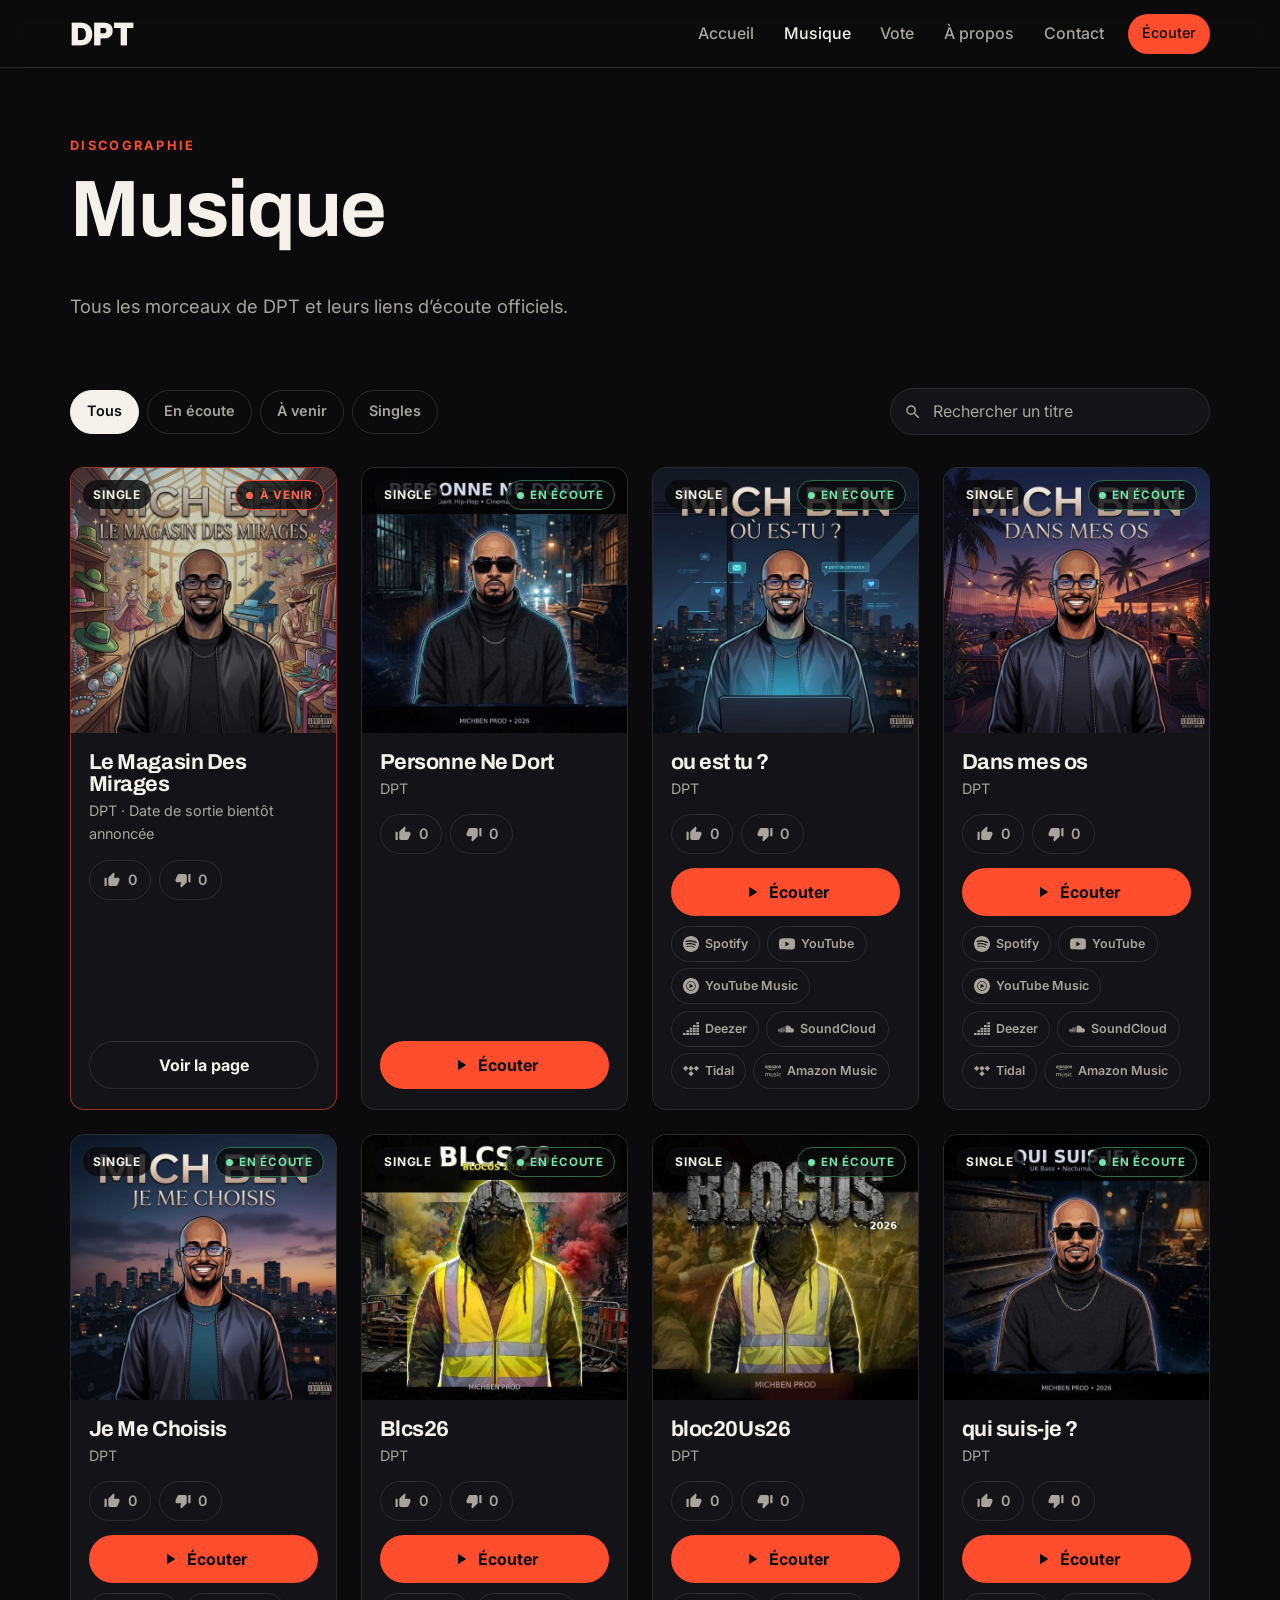
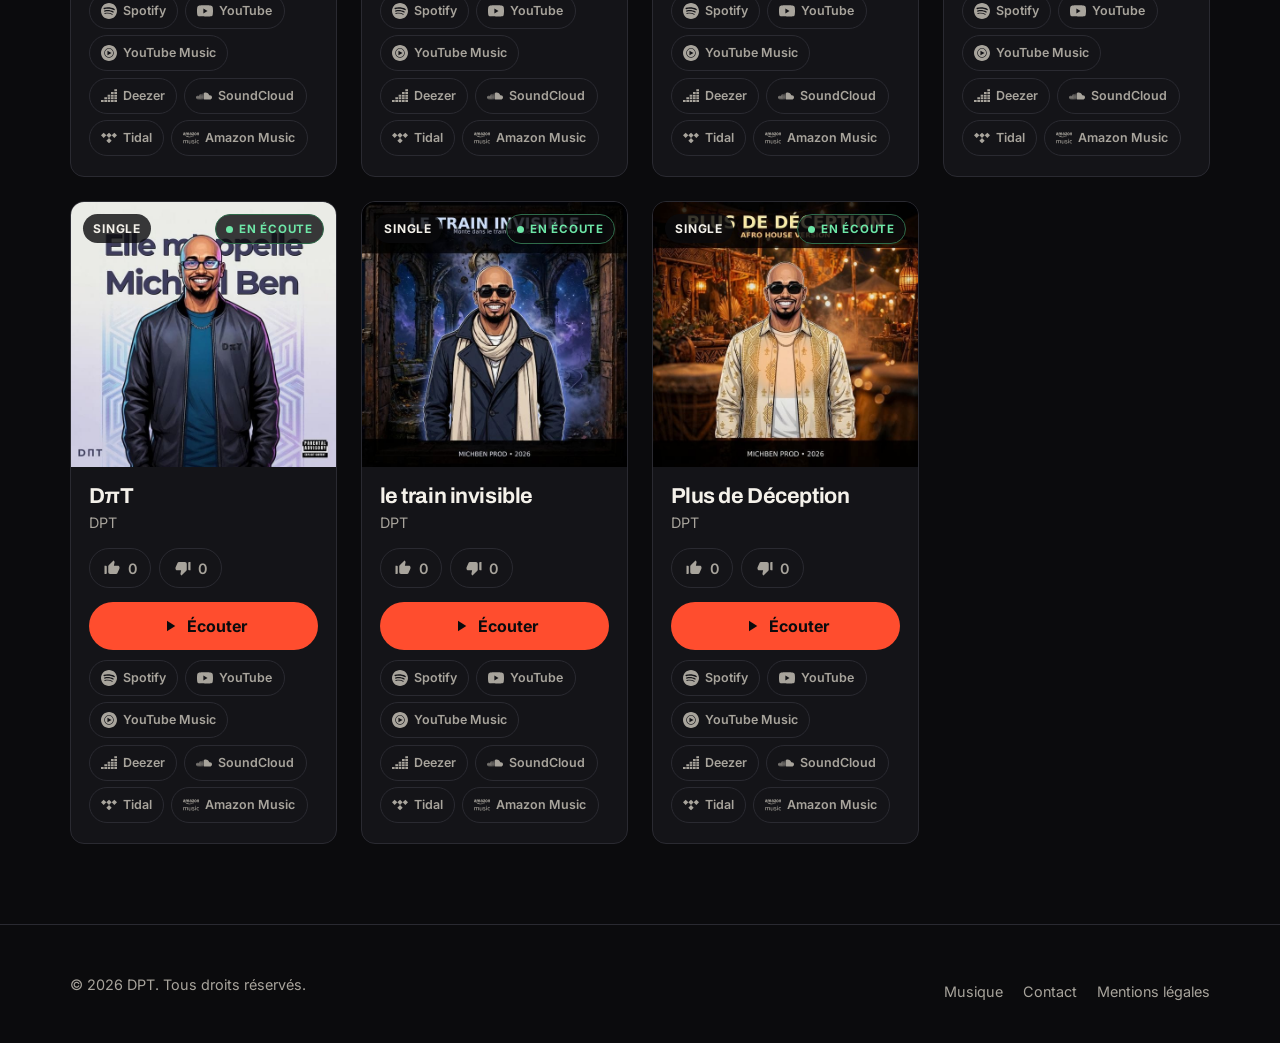
<file: music.html>
<!DOCTYPE html>
<html lang="fr">
<head>
  <meta charset="utf-8">
  <meta name="viewport" content="width=device-width, initial-scale=1">
  <title>Musique — DPT</title>
  <meta name="description" content="Toute la discographie de DPT : singles, EP, albums et featurings, avec les liens d’écoute officiels.">
  <link rel="canonical" href="https://dptmusic.fr/music.html">
  <meta name="theme-color" content="#0b0b0d">

  <!-- Partage sur les réseaux (WhatsApp, Instagram, X, Facebook) -->
  <meta property="og:type" content="website">
  <meta property="og:site_name" content="DPT">
  <meta property="og:locale" content="fr_FR">
  <meta property="og:title" content="Musique — DPT">
  <meta property="og:description" content="Toute la discographie de DPT et les liens d’écoute officiels.">
  <meta property="og:image" content="https://dptmusic.fr/assets/img/artist.jpg">
  <meta property="og:image:width" content="1200">
  <meta property="og:image:height" content="1200">
  <meta property="og:image:alt" content="DPT">
  <meta property="og:url" content="https://dptmusic.fr/music.html">
  <meta name="twitter:card" content="summary_large_image">
  <meta name="twitter:title" content="Musique — DPT">
  <meta name="twitter:description" content="Toute la discographie de DPT et les liens d’écoute officiels.">
  <meta name="twitter:image" content="https://dptmusic.fr/assets/img/artist.jpg">

  <!-- Favicon -->
  <link rel="icon" href="assets/img/favicon.svg" type="image/svg+xml">
  <link rel="icon" href="assets/img/favicon-32.png" sizes="32x32" type="image/png">
  <link rel="apple-touch-icon" href="assets/img/apple-touch-icon.png">

  <!-- Polices -->
  <link rel="preconnect" href="https://fonts.googleapis.com">
  <link rel="preconnect" href="https://fonts.gstatic.com" crossorigin>
  <link rel="stylesheet" href="https://fonts.googleapis.com/css2?family=Archivo:wght@800;900&amp;family=Inter:wght@400;500;600;700&amp;display=swap">

  <link rel="stylesheet" href="assets/css/style.css?v=6">
  <link rel="stylesheet" href="assets/css/votes.css">
  <script src="assets/js/main.js?v=6" defer></script>
  <script src="assets/js/votes.js" defer></script>
</head><body>
  <a class="skip-link" href="#contenu">Aller au contenu</a>

  <header class="site-header">
    <div class="container">
      <a class="brand" href="index.html" aria-label="DPT — Accueil">
        <!-- LOGO : à changer depuis /admin/ (onglet « Images »), ou en remplaçant assets/img/logo.png -->
        <img src="assets/img/logo.png" alt="DPT" width="413" height="166" data-logo>
      </a>
      <button class="nav-toggle" type="button" aria-expanded="false" aria-controls="site-nav" aria-label="Ouvrir le menu"><span></span></button>
      <nav id="site-nav" class="nav" aria-label="Navigation principale">
        <a href="index.html">Accueil</a>
        <a href="music.html" aria-current="page">Musique</a>
        <a href="vote.html">Vote</a>
        <a href="about.html">À propos</a>
        <a href="contact.html">Contact</a>
        <!-- Bouton « Écouter » : le lien se règle dans assets/data/site.json (listenLink) -->
        <a class="btn btn-primary btn-sm" href="https://ditto.fm/dpt-dpt" data-listen>Écouter</a>
      </nav>
    </div>
  </header>

  <main id="contenu">
    <section class="page-hero">
      <div class="container">
        <span class="eyebrow reveal">Discographie</span>
        <h1 class="page-title reveal">Musique</h1>
        <p class="lead reveal reveal-2">Tous les morceaux de DPT et leurs liens d’écoute officiels.</p>
      </div>
    </section>

    <section class="section" style="padding-top:1rem" aria-label="Liste des morceaux">
      <div class="container">
        <div class="toolbar">
          <div class="filters" role="group" aria-label="Filtrer les sorties">
            <button class="filter-btn" type="button" data-filter="all" aria-pressed="true">Tous</button>
            <button class="filter-btn" type="button" data-filter="out" aria-pressed="false">En écoute</button>
            <button class="filter-btn" type="button" data-filter="soon" aria-pressed="false">À venir</button>
            <button class="filter-btn" type="button" data-filter="single" aria-pressed="false">Singles</button>
            <button class="filter-btn" type="button" data-filter="ep" aria-pressed="false">EP</button>
            <button class="filter-btn" type="button" data-filter="album" aria-pressed="false">Albums</button>
            <button class="filter-btn" type="button" data-filter="featuring" aria-pressed="false">Featurings</button>
          </div>
          <div class="search">
            <label class="visually-hidden" for="track-search">Rechercher un titre</label>
            <svg viewBox="0 0 24 24" aria-hidden="true"><path d="M15.5 14h-.79l-.28-.27A6.47 6.47 0 0 0 16 9.5 6.5 6.5 0 1 0 9.5 16c1.61 0 3.09-.59 4.23-1.57l.27.28v.79l5 4.99L20.49 19l-4.99-5zm-6 0C7.01 14 5 11.99 5 9.5S7.01 5 9.5 5 14 7.01 14 9.5 11.99 14 9.5 14z"/></svg>
            <input id="track-search" type="search" placeholder="Rechercher un titre" autocomplete="off">
          </div>
        </div>
        <p class="visually-hidden" data-count aria-live="polite"></p>
        <!-- Les cartes sont générées automatiquement depuis assets/data/tracks.json : inutile de modifier ce fichier pour ajouter un morceau. -->
        <div class="tracks-grid" data-discography></div>
      </div>
    </section>
  </main>

  <footer class="site-footer">
    <div class="container">
      <!-- Réseaux sociaux : liens à renseigner dans assets/data/site.json (socials). Les liens vides ne s'affichent pas. -->
      <ul class="socials" data-socials aria-label="DPT sur les réseaux"></ul>
      <div class="footer-grid">
        <p>&copy; <span data-year>2026</span> DPT. Tous droits réservés.</p>
        <ul class="footer-links">
          <li><a href="music.html">Musique</a></li>
          <li><a href="contact.html">Contact</a></li>
          <li><a href="mentions-legales.html">Mentions légales</a></li>
        </ul>
      </div>
    </div>
  </footer>
</body>
</html>
</file>
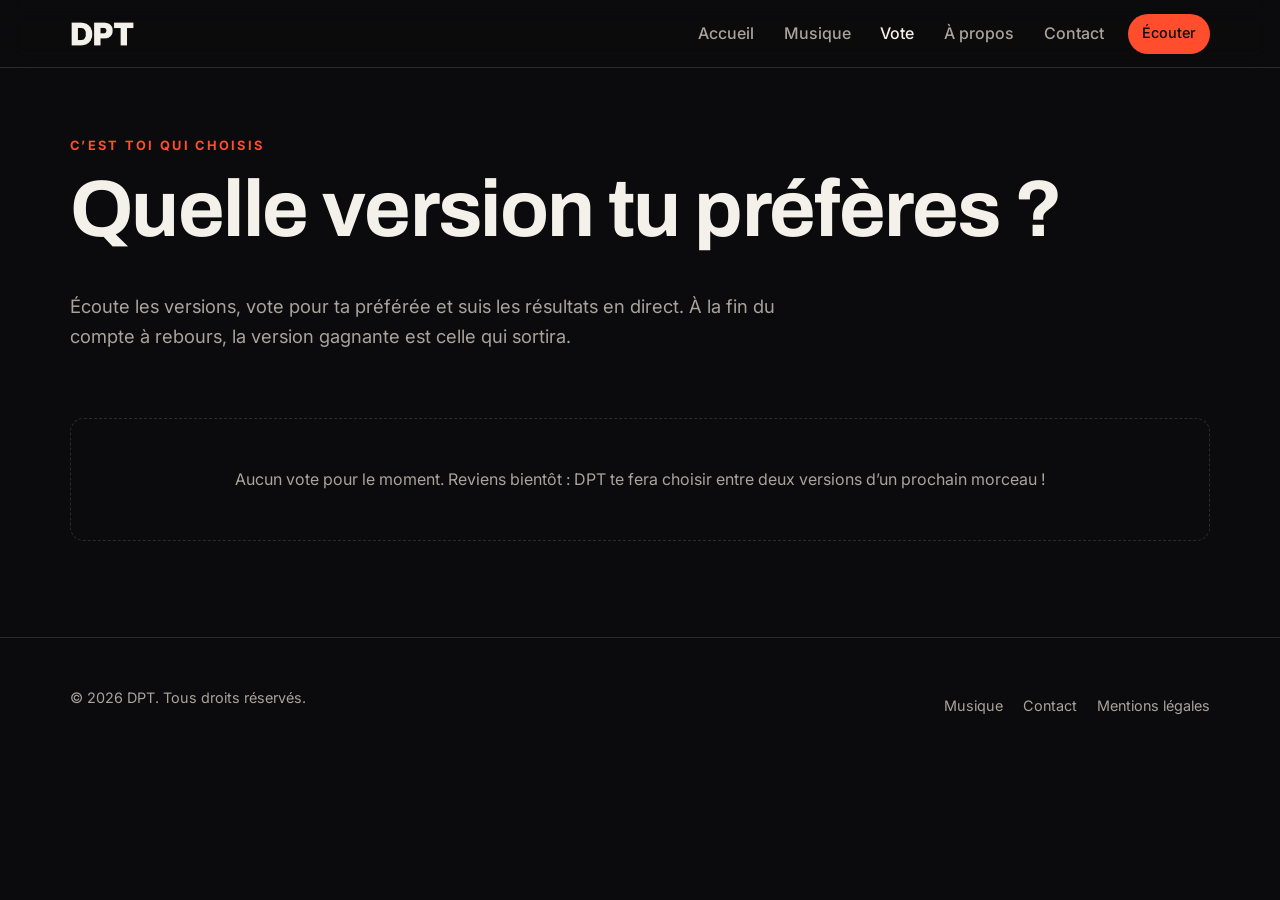
<file: vote.html>
<!DOCTYPE html>
<html lang="fr">
<head>
  <meta charset="utf-8">
  <meta name="viewport" content="width=device-width, initial-scale=1">
  <title>Vote — DPT</title>
  <meta name="description" content="Quelle version tu préfères ? Vote pour la version du prochain morceau de DPT qui sortira.">
  <link rel="canonical" href="https://dptmusic.fr/vote.html">
  <meta name="theme-color" content="#0b0b0d">

  <!-- Partage sur les réseaux (WhatsApp, Instagram, X, Facebook) -->
  <meta property="og:type" content="website">
  <meta property="og:site_name" content="DPT">
  <meta property="og:locale" content="fr_FR">
  <meta property="og:title" content="Vote — DPT">
  <meta property="og:description" content="Quelle version tu préfères ? C’est toi qui choisis la version qui sortira.">
  <meta property="og:image" content="https://dptmusic.fr/assets/img/artist.jpg">
  <meta property="og:image:width" content="1200">
  <meta property="og:image:height" content="1200">
  <meta property="og:image:alt" content="DPT">
  <meta property="og:url" content="https://dptmusic.fr/vote.html">
  <meta name="twitter:card" content="summary_large_image">
  <meta name="twitter:title" content="Vote — DPT">
  <meta name="twitter:description" content="Quelle version tu préfères ? C’est toi qui choisis la version qui sortira.">
  <meta name="twitter:image" content="https://dptmusic.fr/assets/img/artist.jpg">

  <!-- Favicon -->
  <link rel="icon" href="assets/img/favicon.svg" type="image/svg+xml">
  <link rel="icon" href="assets/img/favicon-32.png" sizes="32x32" type="image/png">
  <link rel="apple-touch-icon" href="assets/img/apple-touch-icon.png">

  <!-- Polices -->
  <link rel="preconnect" href="https://fonts.googleapis.com">
  <link rel="preconnect" href="https://fonts.gstatic.com" crossorigin>
  <link rel="stylesheet" href="https://fonts.googleapis.com/css2?family=Archivo:wght@800;900&amp;family=Inter:wght@400;500;600;700&amp;display=swap">

  <link rel="stylesheet" href="assets/css/style.css?v=6">
  <link rel="stylesheet" href="assets/css/votes.css">
  <script src="assets/js/main.js?v=6" defer></script>
  <script src="assets/js/votes.js" defer></script>
</head><body>
  <a class="skip-link" href="#contenu">Aller au contenu</a>

  <header class="site-header">
    <div class="container">
      <a class="brand" href="index.html" aria-label="DPT — Accueil">
        <!-- LOGO : à changer depuis /admin/ (onglet « Images »), ou en remplaçant assets/img/logo.png -->
        <img src="assets/img/logo.png" alt="DPT" width="413" height="166" data-logo>
      </a>
      <button class="nav-toggle" type="button" aria-expanded="false" aria-controls="site-nav" aria-label="Ouvrir le menu"><span></span></button>
      <nav id="site-nav" class="nav" aria-label="Navigation principale">
        <a href="index.html">Accueil</a>
        <a href="music.html">Musique</a>
        <a href="vote.html" aria-current="page">Vote</a>
        <a href="about.html">À propos</a>
        <a href="contact.html">Contact</a>
        <!-- Bouton « Écouter » : le lien se règle dans assets/data/site.json (listenLink) -->
        <a class="btn btn-primary btn-sm" href="https://ditto.fm/dpt-dpt" data-listen>Écouter</a>
      </nav>
    </div>
  </header>

  <main id="contenu">
    <section class="page-hero">
      <div class="container">
        <span class="eyebrow reveal">C’est toi qui choisis</span>
        <h1 class="page-title reveal">Quelle version tu préfères ?</h1>
        <p class="lead reveal reveal-2">Écoute les versions, vote pour ta préférée et suis les résultats en direct. À la fin du compte à rebours, la version gagnante est celle qui sortira.</p>
      </div>
    </section>

    <section class="section" style="padding-top:1rem" aria-label="Votes en cours">
      <div class="container">
        <!-- Les votes sont générés depuis assets/data/duels.json (géré dans l’admin, onglet « Votes »). -->
        <div class="duels" data-duels aria-live="polite">
          <p class="empty-state">Chargement des votes…</p>
        </div>
        <div class="account-box" data-account hidden></div>
      </div>
    </section>
  </main>

  <footer class="site-footer">
    <div class="container">
      <!-- Réseaux sociaux : liens à renseigner dans assets/data/site.json (socials). Les liens vides ne s'affichent pas. -->
      <ul class="socials" data-socials aria-label="DPT sur les réseaux"></ul>
      <div class="footer-grid">
        <p>&copy; <span data-year>2026</span> DPT. Tous droits réservés.</p>
        <ul class="footer-links">
          <li><a href="music.html">Musique</a></li>
          <li><a href="contact.html">Contact</a></li>
          <li><a href="mentions-legales.html">Mentions légales</a></li>
        </ul>
      </div>
    </div>
  </footer>
</body>
</html>
</file>
<file: assets/css/style.css>
/* ==========================================================================
   DPT — Site officiel
   Feuille de style unique. Les couleurs principales se changent ici (:root).
   ========================================================================== */

:root {
  /* --- Couleurs : modifiez ces valeurs pour changer l'identité du site --- */
  --bg: #0b0b0d;          /* Fond principal (noir) */
  --bg-soft: #141418;     /* Fond des cartes et sections */
  --bg-raised: #1c1c22;   /* Fond au survol */
  --line: #2a2a31;        /* Bordures discrètes */
  --text: #f4f1ea;        /* Texte principal (blanc cassé) */
  --text-muted: #a8a49c;  /* Texte secondaire */
  --accent: #ff4d2e;      /* Couleur d'accent (rouge-orangé vif) */
  --accent-hover: #ff6a4f;
  --on-accent: #0b0b0d;   /* Texte posé sur la couleur d'accent */

  /* --- Typographie --- */
  --font-display: "Archivo", "Arial Black", system-ui, sans-serif;
  --font-body: "Inter", system-ui, -apple-system, "Segoe UI", Roboto, sans-serif;

  /* --- Mise en page --- */
  --max: 1180px;
  --radius: 14px;
  --header-h: 68px;
  --ease: cubic-bezier(.2, .7, .2, 1);
}

/* --- Base ---------------------------------------------------------------- */
*,
*::before,
*::after { box-sizing: border-box; }

html { scroll-behavior: smooth; -webkit-text-size-adjust: 100%; }

body {
  margin: 0;
  background: var(--bg);
  color: var(--text);
  font-family: var(--font-body);
  font-size: 1rem;
  line-height: 1.6;
  -webkit-font-smoothing: antialiased;
}

[hidden] { display: none !important; }

img { max-width: 100%; height: auto; display: block; }

a { color: inherit; }

h1, h2, h3 {
  font-family: var(--font-display);
  line-height: 1.05;
  letter-spacing: -0.02em;
  margin: 0 0 .5em;
}

p { margin: 0 0 1em; }

:focus-visible {
  outline: 3px solid var(--accent);
  outline-offset: 3px;
  border-radius: 6px;
}

.skip-link {
  position: absolute;
  left: 1rem;
  top: -100px;
  z-index: 100;
  padding: .6rem 1rem;
  background: var(--accent);
  color: var(--on-accent);
  font-weight: 700;
  border-radius: 8px;
  text-decoration: none;
}
.skip-link:focus { top: 1rem; }

.visually-hidden {
  position: absolute !important;
  width: 1px; height: 1px;
  overflow: hidden;
  clip: rect(0 0 0 0);
  white-space: nowrap;
}

.container {
  width: 100%;
  max-width: var(--max);
  margin: 0 auto;
  padding: 0 1.25rem;
}

/* --- En-tête et navigation ---------------------------------------------- */
.site-header {
  position: fixed;
  inset: 0 0 auto 0;
  z-index: 50;
  height: var(--header-h);
  background: rgba(11, 11, 13, .82);
  backdrop-filter: blur(12px);
  -webkit-backdrop-filter: blur(12px);
  border-bottom: 1px solid var(--line);
}

.site-header .container {
  height: 100%;
  display: flex;
  align-items: center;
  justify-content: space-between;
  gap: 1rem;
}

.brand {
  display: inline-flex;
  align-items: center;
  text-decoration: none;
}
.brand img { height: 26px; width: auto; }

.nav { display: flex; align-items: center; gap: .25rem; }

.nav a {
  padding: .5rem .8rem;
  border-radius: 999px;
  text-decoration: none;
  font-weight: 500;
  color: var(--text-muted);
  transition: color .2s var(--ease), background .2s var(--ease);
}
.nav a:hover { color: var(--text); background: var(--bg-soft); }
.nav a[aria-current="page"] { color: var(--text); }

.nav .btn { margin-left: .5rem; }

.nav-toggle {
  display: none;
  width: 44px;
  height: 44px;
  padding: 0;
  border: 1px solid var(--line);
  border-radius: 10px;
  background: transparent;
  color: var(--text);
  cursor: pointer;
}
.nav-toggle span,
.nav-toggle span::before,
.nav-toggle span::after {
  display: block;
  width: 20px;
  height: 2px;
  margin: 0 auto;
  background: currentColor;
  border-radius: 2px;
  transition: transform .25s var(--ease), opacity .2s;
  position: relative;
}
.nav-toggle span::before,
.nav-toggle span::after { content: ""; position: absolute; left: 0; }
.nav-toggle span::before { top: -6px; }
.nav-toggle span::after { top: 6px; }
.nav-toggle[aria-expanded="true"] span { background: transparent; }
.nav-toggle[aria-expanded="true"] span::before { transform: translateY(6px) rotate(45deg); }
.nav-toggle[aria-expanded="true"] span::after { transform: translateY(-6px) rotate(-45deg); }

@media (max-width: 760px) {
  .nav-toggle { display: inline-block; }

  .nav {
    position: fixed;
    top: var(--header-h);
    left: 0;
    right: 0;
    flex-direction: column;
    align-items: stretch;
    gap: .25rem;
    padding: 1rem 1.25rem 1.5rem;
    background: var(--bg);
    border-bottom: 1px solid var(--line);
    transform: translateY(-8px);
    opacity: 0;
    visibility: hidden;
    transition: opacity .2s var(--ease), transform .2s var(--ease), visibility .2s;
  }
  .nav.is-open { opacity: 1; transform: none; visibility: visible; }
  .nav a { padding: .9rem 1rem; font-size: 1.1rem; }
  .nav .btn { margin: .5rem 0 0; justify-content: center; }
}

/* --- Boutons ------------------------------------------------------------- */
.btn {
  display: inline-flex;
  align-items: center;
  justify-content: center;
  gap: .5rem;
  min-height: 48px;
  padding: .75rem 1.4rem;
  border: 1px solid transparent;
  border-radius: 999px;
  font: 700 1rem/1 var(--font-body);
  text-decoration: none;
  cursor: pointer;
  transition: transform .2s var(--ease), background .2s var(--ease), border-color .2s var(--ease), color .2s var(--ease);
}
.btn svg { width: 18px; height: 18px; flex: none; fill: currentColor; }
.btn:hover { transform: translateY(-2px); }
.btn:active { transform: none; }

.btn-primary { background: var(--accent); color: var(--on-accent); }
.btn-primary:hover { background: var(--accent-hover); }

.btn-ghost { background: transparent; color: var(--text); border-color: var(--line); }
.btn-ghost:hover { border-color: var(--text-muted); background: var(--bg-soft); }

.btn-sm { min-height: 40px; padding: .55rem 1rem; font-size: .9rem; }

.nav .btn-primary,
.nav .btn-primary:hover { color: var(--on-accent); }
.nav .btn-primary:hover { background: var(--accent-hover); }

/* --- Sections ------------------------------------------------------------ */
main { padding-top: var(--header-h); }

.section { padding: 5rem 0; }
.section + .section { border-top: 1px solid var(--line); }

.section-head {
  display: flex;
  flex-wrap: wrap;
  align-items: flex-end;
  justify-content: space-between;
  gap: 1rem;
  margin-bottom: 2rem;
}
.section-head h2 { margin: 0; }

.eyebrow {
  display: inline-block;
  margin-bottom: .75rem;
  color: var(--accent);
  font-size: .8rem;
  font-weight: 700;
  letter-spacing: .18em;
  text-transform: uppercase;
}

h1.page-title { font-size: clamp(2.6rem, 8vw, 5rem); }
h2 { font-size: clamp(1.8rem, 4vw, 2.6rem); }

.lead { font-size: 1.15rem; color: var(--text-muted); max-width: 60ch; }

.page-hero { padding: 4rem 0 2rem; }

/* --- Accueil : hero ------------------------------------------------------ */
.hero {
  position: relative;
  min-height: calc(100vh - var(--header-h));
  min-height: calc(100svh - var(--header-h));
  display: flex;
  align-items: center;
  overflow: hidden;
  padding: 3rem 0;
}

.hero::before {
  content: "";
  position: absolute;
  top: 50%;
  right: -10%;
  width: 70vw;
  height: 70vw;
  max-width: 900px;
  max-height: 900px;
  transform: translateY(-50%);
  background: radial-gradient(circle, rgba(255, 77, 46, .2), transparent 60%);
  pointer-events: none;
}

.hero-grid {
  position: relative;
  display: grid;
  grid-template-columns: 1.1fr .9fr;
  align-items: center;
  gap: 3rem;
}

.hero-title {
  font-size: clamp(5rem, 18vw, 11rem);
  line-height: .85;
  letter-spacing: -0.04em;
  margin-bottom: 1.5rem;
}

.hero-tagline { font-size: clamp(1.1rem, 2.2vw, 1.35rem); color: var(--text-muted); max-width: 32ch; }

.hero-actions { display: flex; flex-wrap: wrap; gap: .75rem; margin: 2rem 0; }

.hero-media {
  position: relative;
  aspect-ratio: 1 / 1;
}
/* La photo est dans son propre cadre : le disque peut dépasser autour. */
.hero-photo {
  position: relative;
  z-index: 1;
  height: 100%;
  border-radius: calc(var(--radius) * 1.5);
  overflow: hidden;
  border: 1px solid var(--line);
  box-shadow: 0 30px 80px -30px rgba(255, 77, 46, .35);
}
.hero-photo img { width: 100%; height: 100%; object-fit: cover; }

@media (max-width: 860px) {
  .hero { min-height: 0; padding: 2.5rem 0 4rem; }
  .hero-grid { grid-template-columns: 1fr; gap: 2rem; }
  .hero-media { order: -1; max-width: 420px; }
}

/* --- Liens réseaux sociaux ----------------------------------------------- */
.socials {
  display: flex;
  flex-wrap: wrap;
  gap: .5rem;
  list-style: none;
  margin: 0;
  padding: 0;
}
.socials:empty { display: none; }

.socials a {
  display: inline-flex;
  align-items: center;
  gap: .5rem;
  min-height: 44px;
  padding: .5rem .9rem;
  border: 1px solid var(--line);
  border-radius: 999px;
  color: var(--text-muted);
  font-size: .9rem;
  font-weight: 500;
  text-decoration: none;
  transition: color .2s, border-color .2s, background .2s;
}
.socials a:hover { color: var(--text); border-color: var(--accent); background: var(--bg-soft); }
.socials svg { width: 18px; height: 18px; flex: none; fill: currentColor; }

/* --- Cartes morceaux ----------------------------------------------------- */
.tracks-grid {
  display: grid;
  grid-template-columns: repeat(auto-fill, minmax(250px, 1fr));
  gap: 1.5rem;
}

.track-card {
  display: flex;
  flex-direction: column;
  background: var(--bg-soft);
  border: 1px solid var(--line);
  border-radius: var(--radius);
  overflow: hidden;
  transition: transform .3s var(--ease), border-color .3s var(--ease), background .3s var(--ease);
}
.track-card:hover { transform: translateY(-4px); border-color: #3a3a44; background: var(--bg-raised); }

.track-cover {
  position: relative;
  aspect-ratio: 1 / 1;
  background: var(--bg-raised);
  overflow: hidden;
}
.track-cover img { width: 100%; height: 100%; object-fit: cover; transition: transform .5s var(--ease); }
.track-card:hover .track-cover img { transform: scale(1.04); }

.track-type {
  position: absolute;
  top: .75rem;
  left: .75rem;
  padding: .3rem .65rem;
  background: rgba(11, 11, 13, .8);
  border-radius: 999px;
  font-size: .75rem;
  font-weight: 700;
  letter-spacing: .06em;
  text-transform: uppercase;
}

.track-body { display: flex; flex-direction: column; gap: .9rem; flex: 1; padding: 1.1rem 1.1rem 1.25rem; }

.track-title { margin: 0; font-size: 1.35rem; }
.track-meta { margin: .2rem 0 0; color: var(--text-muted); font-size: .9rem; }

/* Étiquette de statut : « En écoute » (vert) ou « À venir » (accent). */
.track-status {
  position: absolute;
  top: .75rem;
  right: .75rem;
  display: inline-flex;
  align-items: center;
  gap: .4rem;
  padding: .3rem .65rem;
  background: rgba(11, 11, 13, .8);
  border: 1px solid #2f6b4a;
  border-radius: 999px;
  color: #6ee7a8;
  font-size: .72rem;
  font-weight: 700;
  letter-spacing: .06em;
  text-transform: uppercase;
}
.track-status::before {
  content: "";
  width: 7px;
  height: 7px;
  border-radius: 50%;
  background: currentColor;
  box-shadow: 0 0 0 0 currentColor;
  animation: pulse 2s infinite;
}
.track-status.is-soon {
  border-color: var(--accent);
  color: var(--accent-hover);
}
@keyframes pulse {
  0% { box-shadow: 0 0 0 0 rgba(110, 231, 168, .5); }
  70% { box-shadow: 0 0 0 7px rgba(110, 231, 168, 0); }
  100% { box-shadow: 0 0 0 0 rgba(110, 231, 168, 0); }
}

/* Les sorties à venir se repèrent d'un coup d'œil. */
.track-card.is-soon { border-color: rgba(255, 77, 46, .55); }
.track-card.is-soon .track-cover img { filter: saturate(.75) brightness(.8); }

/* Compte à rebours jusqu'à la sortie. */
.countdown {
  margin: .9rem 0 0;
  padding: .6rem .75rem;
  border: 1px solid rgba(255, 77, 46, .4);
  border-radius: 10px;
  background: rgba(255, 77, 46, .08);
}
.countdown-label {
  display: block;
  color: var(--text-muted);
  font-size: .72rem;
  font-weight: 700;
  letter-spacing: .14em;
  text-transform: uppercase;
}
.countdown-value {
  display: block;
  font-family: var(--font-display);
  font-size: 1.15rem;
  font-variant-numeric: tabular-nums;
  color: var(--text);
}

.track-actions { display: flex; flex-direction: column; gap: .6rem; margin-top: auto; }
.track-actions .btn { width: 100%; }

.platforms { display: flex; flex-wrap: wrap; gap: .4rem; list-style: none; margin: 0; padding: 0; }
.platforms:empty { display: none; }
.platforms a {
  display: inline-flex;
  align-items: center;
  gap: .4rem;
  min-height: 36px;
  padding: .3rem .7rem;
  border: 1px solid var(--line);
  border-radius: 999px;
  color: var(--text-muted);
  font-size: .78rem;
  font-weight: 600;
  text-decoration: none;
  transition: color .2s, border-color .2s, background .2s;
}
.platforms a:hover { color: var(--text); border-color: var(--accent); background: var(--bg-raised); }
.platforms svg { width: 16px; height: 16px; flex: none; fill: currentColor; }
.platform-name { white-space: nowrap; }

.empty-state {
  grid-column: 1 / -1;
  padding: 3rem 1rem;
  text-align: center;
  color: var(--text-muted);
  border: 1px dashed var(--line);
  border-radius: var(--radius);
}

/* --- Filtres et recherche (page Musique) --------------------------------- */
.toolbar {
  display: flex;
  flex-wrap: wrap;
  align-items: center;
  justify-content: space-between;
  gap: 1rem;
  margin-bottom: 2rem;
}

.filters { display: flex; flex-wrap: wrap; gap: .5rem; }

.filter-btn {
  min-height: 44px;
  padding: .5rem 1rem;
  border: 1px solid var(--line);
  border-radius: 999px;
  background: transparent;
  color: var(--text-muted);
  font: 600 .9rem/1 var(--font-body);
  cursor: pointer;
  transition: color .2s, border-color .2s, background .2s;
}
.filter-btn:hover { color: var(--text); border-color: var(--text-muted); }
.filter-btn[aria-pressed="true"] { background: var(--text); color: var(--bg); border-color: var(--text); }

.search {
  position: relative;
  flex: 1 1 220px;
  max-width: 320px;
}
.search input {
  width: 100%;
  min-height: 44px;
  padding: .6rem 1rem .6rem 2.6rem;
  border: 1px solid var(--line);
  border-radius: 999px;
  background: var(--bg-soft);
  color: var(--text);
  font: inherit;
}
.search input::placeholder { color: var(--text-muted); }
.search svg {
  position: absolute;
  left: .9rem;
  top: 50%;
  width: 18px;
  height: 18px;
  transform: translateY(-50%);
  fill: var(--text-muted);
  pointer-events: none;
}

@media (max-width: 560px) {
  .search { max-width: none; }
  .tracks-grid { grid-template-columns: 1fr; }
}

/* --- Page À propos ------------------------------------------------------- */
.about-grid {
  display: grid;
  grid-template-columns: .9fr 1.1fr;
  gap: 3rem;
  align-items: start;
}
.about-photo {
  border-radius: calc(var(--radius) * 1.5);
  overflow: hidden;
  border: 1px solid var(--line);
  position: sticky;
  top: calc(var(--header-h) + 2rem);
}
.about-block + .about-block { margin-top: 2.5rem; }
.about-block h2 { font-size: 1.5rem; }

blockquote.signature {
  margin: 3rem 0 0;
  padding: 1.5rem 1.75rem;
  border-left: 4px solid var(--accent);
  background: var(--bg-soft);
  border-radius: 0 var(--radius) var(--radius) 0;
  font-family: var(--font-display);
  font-size: clamp(1.3rem, 3vw, 1.8rem);
  line-height: 1.25;
}

@media (max-width: 860px) {
  .about-grid { grid-template-columns: 1fr; }
  .about-photo { position: static; max-width: 420px; }
}

/* Zones de contenu à compléter : bien visibles pour le propriétaire du site */
.placeholder {
  padding: 1rem 1.25rem;
  border: 1px dashed var(--accent);
  border-radius: 10px;
  background: rgba(255, 77, 46, .06);
  color: var(--text-muted);
  font-style: italic;
}

/* --- Page Contact -------------------------------------------------------- */
.contact-grid {
  display: grid;
  grid-template-columns: 1fr 1fr;
  gap: 3rem;
}
@media (max-width: 860px) { .contact-grid { grid-template-columns: 1fr; } }

.contact-card {
  padding: 1.75rem;
  background: var(--bg-soft);
  border: 1px solid var(--line);
  border-radius: var(--radius);
}
.contact-card + .contact-card { margin-top: 1.5rem; }
.contact-card h2 { font-size: 1.4rem; }

.contact-topics { list-style: none; margin: 1rem 0 0; padding: 0; display: grid; gap: .75rem; }
.contact-topics li { display: flex; gap: .75rem; align-items: baseline; }
.contact-topics strong { color: var(--accent); min-width: 8.5rem; }

.email-link { font-size: 1.25rem; font-weight: 700; color: var(--accent); word-break: break-all; }

.form { display: grid; gap: 1rem; }
.form label { display: block; margin-bottom: .35rem; font-weight: 600; font-size: .95rem; }
.form input,
.form select,
.form textarea {
  width: 100%;
  min-height: 48px;
  padding: .75rem 1rem;
  border: 1px solid var(--line);
  border-radius: 10px;
  background: var(--bg);
  color: var(--text);
  font: inherit;
}
.form textarea { min-height: 160px; resize: vertical; }
.form input:focus,
.form select:focus,
.form textarea:focus { border-color: var(--accent); outline: none; box-shadow: 0 0 0 3px rgba(255, 77, 46, .25); }
.form-status { margin: 0; min-height: 1.5em; color: var(--text-muted); }

/* --- Pages texte (mentions légales) -------------------------------------- */
.prose { max-width: 72ch; }
.prose h2 { font-size: 1.4rem; margin-top: 2.5rem; }

/* --- Pied de page -------------------------------------------------------- */
.site-footer {
  padding: 3rem 0 2rem;
  border-top: 1px solid var(--line);
  color: var(--text-muted);
  font-size: .9rem;
}
.footer-grid {
  display: flex;
  flex-wrap: wrap;
  align-items: center;
  justify-content: space-between;
  gap: 1.5rem;
}
.footer-links { display: flex; flex-wrap: wrap; gap: 1.25rem; list-style: none; margin: 0; padding: 0; }
.footer-links a { text-decoration: none; }
.footer-links a:hover { color: var(--text); text-decoration: underline; }
.site-footer .socials { margin-bottom: 1.5rem; }

/* --- Disque vinyle qui tourne -------------------------------------------- */
/* Un disque dessiné entièrement en CSS : sillons, étiquette centrale et trou.
   Il tourne en continu (et s'arrête pour qui demande moins d'animations). */
.vinyl {
  display: block;
  aspect-ratio: 1 / 1;
  border-radius: 50%;
  background:
    radial-gradient(circle at 50% 50%, #d8d2c6 0 7%, #0b0b0d 7% 9%, var(--accent) 9% 22%, #141418 22% 24%, transparent 24%),
    repeating-radial-gradient(circle at 50% 50%, #121216 0 2px, #1b1b21 2px 3px, #0e0e12 3px 5px),
    #101014;
  box-shadow: inset 0 0 0 1px rgba(255, 255, 255, .07), 0 18px 40px -20px rgba(0, 0, 0, .9);
  animation: spin 6s linear infinite;
}
/* Reflet discret posé sur le disque. */
.vinyl::after {
  content: "";
  position: absolute;
  inset: 0;
  border-radius: 50%;
  background: linear-gradient(115deg, rgba(255, 255, 255, .14) 0 18%, transparent 36% 64%, rgba(255, 255, 255, .08) 82% 100%);
}

@keyframes spin { to { transform: rotate(360deg); } }

/* Accueil : grand disque derrière la photo officielle. */
.hero-vinyl {
  position: absolute;
  z-index: 0;
  width: 58%;
  left: -24%;
  bottom: 8%;
  pointer-events: none;
  filter: drop-shadow(0 0 40px rgba(255, 77, 46, .25));
}
.hero-vinyl .vinyl { position: relative; width: 100%; animation-duration: 9s; }

@media (max-width: 860px) {
  /* Sur mobile la photo est collée à gauche : le disque passe à droite. */
  .hero-vinyl { width: 42%; left: auto; right: -4%; bottom: 6%; }
}

/* --- Animation légère au chargement -------------------------------------- */
.reveal { opacity: 0; transform: translateY(16px); animation: reveal .7s var(--ease) forwards; }
.reveal-2 { animation-delay: .12s; }
.reveal-3 { animation-delay: .24s; }
@keyframes reveal { to { opacity: 1; transform: none; } }

@media (prefers-reduced-motion: reduce) {
  *, *::before, *::after { animation: none !important; transition: none !important; scroll-behavior: auto !important; }
  .reveal { opacity: 1; transform: none; }
}
</file>
<file: assets/css/votes.css>
/* Votes du public : pouces sur les morceaux et page « Vote » (assets/js/votes.js). */

/* --- Pouces haut / bas ---------------------------------------------------- */
.track-votes { display: flex; flex-wrap: wrap; align-items: center; gap: .5rem; }
.thumb-btn {
  display: inline-flex;
  align-items: center;
  gap: .4rem;
  min-height: 40px;
  padding: .4rem .85rem;
  border: 1px solid var(--line);
  border-radius: 999px;
  background: transparent;
  color: var(--text-muted);
  font: inherit;
  font-weight: 600;
  font-size: .9rem;
  cursor: pointer;
  transition: color .2s var(--ease), border-color .2s var(--ease), background .2s var(--ease), transform .2s var(--ease);
}
.thumb-btn svg { width: 18px; height: 18px; fill: currentColor; }
.thumb-btn svg.is-down { transform: rotate(180deg); }
.thumb-btn:hover { color: var(--text); border-color: var(--text-muted); }
.thumb-btn:active { transform: scale(.94); }
.thumb-btn[aria-pressed="true"] { color: var(--on-accent); background: var(--accent); border-color: var(--accent); }
.thumb-btn[aria-pressed="true"][data-value="-1"] { color: var(--text); background: var(--bg-raised); border-color: var(--text-muted); }
.thumb-btn:disabled { opacity: .6; cursor: wait; }
.thumb-btn:focus-visible { outline: 2px solid var(--accent); outline-offset: 2px; }
.thumb-status { flex-basis: 100%; margin: 0; color: var(--text-muted); font-size: .85rem; }
.thumb-status:empty { display: none; }

/* Fenêtre du captcha (n'apparaît que si Cloudflare a un doute). */
.captcha-float {
  position: fixed;
  left: 50%;
  bottom: 1rem;
  z-index: 100;
  transform: translateX(-50%);
  display: none;
  padding: .75rem;
  background: var(--bg-soft);
  border: 1px solid var(--line);
  border-radius: var(--radius);
  box-shadow: 0 10px 40px rgba(0, 0, 0, .5);
}
.captcha-float.is-visible { display: block; }

/* --- Page « Vote » -------------------------------------------------------- */
.duels { display: grid; gap: 2rem; }
.duel-card {
  padding: clamp(1.25rem, 3vw, 2rem);
  background: var(--bg-soft);
  border: 1px solid var(--line);
  border-radius: var(--radius);
}
.duel-card[data-status="open"] { border-color: rgba(255, 77, 46, .45); }
.duel-head { display: flex; flex-wrap: wrap; gap: 1.25rem; align-items: center; margin-bottom: 1.5rem; }
.duel-cover { width: 120px; height: 120px; object-fit: cover; border-radius: 10px; }
.duel-badge {
  display: inline-block;
  margin-bottom: .6rem;
  padding: .25rem .7rem;
  border-radius: 999px;
  border: 1px solid var(--line);
  color: var(--text-muted);
  font-size: .75rem;
  font-weight: 700;
  letter-spacing: .1em;
  text-transform: uppercase;
}
.duel-card[data-status="open"] .duel-badge { border-color: var(--accent); color: var(--accent); }
.duel-card[data-status="open"] .duel-badge::before {
  content: "";
  display: inline-block;
  width: .5rem;
  height: .5rem;
  margin-right: .45rem;
  border-radius: 50%;
  background: var(--accent);
  vertical-align: .05em;
  animation: duel-live 1.4s ease-in-out infinite;
}
@keyframes duel-live { 50% { opacity: .25; } }
.duel-title { margin: 0 0 .4rem; font-size: clamp(1.5rem, 4vw, 2.2rem); }
.duel-desc { margin: 0 0 .5rem; color: var(--text-muted); }
.duel-timer { margin: 0; font-weight: 700; font-variant-numeric: tabular-nums; font-size: 1.1rem; }
.duel-total { margin: .2rem 0 0; color: var(--text-muted); font-size: .9rem; }
.duel-total:empty { display: none; }

.duel-versions { display: grid; grid-template-columns: repeat(auto-fit, minmax(240px, 1fr)); gap: 1rem; }
.duel-version {
  display: flex;
  flex-direction: column;
  gap: .75rem;
  padding: 1.1rem;
  border: 1px solid var(--line);
  border-radius: 12px;
  background: var(--bg);
  transition: border-color .3s var(--ease);
}
.duel-version h3 { margin: 0; font-size: 1.3rem; }
.duel-version.is-leading { border-color: var(--text-muted); }
.duel-version.is-mine { border-color: var(--accent); }
.duel-media { display: grid; gap: .5rem; }
.duel-media:empty { display: none; }
.duel-media audio { width: 100%; }
.duel-bar { height: 10px; border-radius: 999px; background: var(--bg-raised); overflow: hidden; }
.duel-bar span { display: block; height: 100%; width: 0; background: var(--accent); transition: width .8s var(--ease); }
.duel-score { margin: 0; font-weight: 600; font-variant-numeric: tabular-nums; }
.duel-vote { margin-top: auto; width: 100%; }
.duel-status { margin-top: 1rem; }
.duel-status:empty { display: none; }

.account-box { margin-top: 2.5rem; }
.account-form { max-width: 520px; padding: 1.75rem; background: var(--bg-soft); border: 1px solid var(--line); border-radius: var(--radius); }
.account-form h2 { margin: 0; font-size: 1.6rem; }
.account-form .hint { margin: 0; color: var(--text-muted); font-size: .9rem; }
.account-bar {
  display: flex;
  flex-wrap: wrap;
  align-items: center;
  justify-content: space-between;
  gap: 1rem;
  padding: 1rem 1.25rem;
  background: var(--bg-soft);
  border: 1px solid var(--line);
  border-radius: var(--radius);
}
.account-bar p { margin: 0; }
.captcha-box { min-height: 65px; }
.link-btn { justify-self: start; padding: 0; border: 0; background: none; color: var(--text); font: inherit; text-decoration: underline; cursor: pointer; }
.link-btn:hover { color: var(--accent); }

@media (prefers-reduced-motion: reduce) {
  .duel-bar span, .thumb-btn { transition: none; }
  .duel-card[data-status="open"] .duel-badge::before { animation: none; }
}
</file>
<file: admin/admin.css>
/* Styles propres à l'espace admin (complètent assets/css/style.css). */

.admin { padding: calc(var(--header-h) + 2.5rem) 0 5rem; }
.admin h1 { font-size: clamp(2rem, 5vw, 3rem); }

.admin-header-actions { display: flex; align-items: center; gap: .75rem; }
.admin-badge {
  padding: .3rem .7rem;
  border: 1px solid var(--accent);
  border-radius: 999px;
  color: var(--accent);
  font-size: .75rem;
  font-weight: 700;
  letter-spacing: .1em;
  text-transform: uppercase;
}

.admin-panel {
  padding: 1.75rem;
  background: var(--bg-soft);
  border: 1px solid var(--line);
  border-radius: var(--radius);
}
.admin-narrow { max-width: 560px; margin: 0 auto; }

.admin-top {
  display: flex;
  flex-wrap: wrap;
  align-items: center;
  justify-content: space-between;
  gap: 1rem;
  margin-bottom: 1.5rem;
}
.admin-top h1 { margin: 0; }
.admin-tabs { display: flex; gap: .5rem; }
.admin-tabs [aria-selected="true"] { background: var(--text); color: var(--bg); border-color: var(--text); }

.admin-flash {
  margin: 0 0 1.5rem;
  padding: .9rem 1.1rem;
  border-radius: 10px;
  border: 1px solid #2f6b3f;
  background: rgba(47, 107, 63, .18);
}
.admin-flash.is-error { border-color: var(--accent); background: rgba(255, 77, 46, .1); }

.admin-list { list-style: none; margin: 0; padding: 0; display: grid; gap: .75rem; }
.admin-item {
  display: flex;
  align-items: center;
  gap: 1rem;
  padding: .75rem;
  background: var(--bg-soft);
  border: 1px solid var(--line);
  border-radius: var(--radius);
}
.admin-item img { width: 64px; height: 64px; border-radius: 8px; object-fit: cover; flex: none; background: var(--bg-raised); }
.admin-item-info { flex: 1; min-width: 0; }
.admin-item-info strong { display: block; font-size: 1.05rem; overflow: hidden; text-overflow: ellipsis; white-space: nowrap; }
.admin-item-info span { color: var(--text-muted); font-size: .9rem; }
.admin-item-actions { display: flex; flex-wrap: wrap; gap: .4rem; justify-content: flex-end; }
.icon-btn {
  min-width: 40px;
  min-height: 40px;
  padding: .4rem .7rem;
  border: 1px solid var(--line);
  border-radius: 999px;
  background: transparent;
  color: var(--text);
  font: 600 .85rem/1 var(--font-body);
  cursor: pointer;
}
.icon-btn:hover:not(:disabled) { border-color: var(--text-muted); background: var(--bg-raised); }
.icon-btn:disabled { opacity: .35; cursor: default; }
.icon-btn.danger:hover:not(:disabled) { border-color: var(--accent); color: var(--accent); }

.admin-import { margin-bottom: 1.5rem; padding: 1.25rem 1.5rem; }
.admin-import .hint { margin: .25rem 0 .75rem; }
.admin-import-row { display: flex; gap: .6rem; }
.admin-import-row input { flex: 1; min-width: 0; }
.admin-import .form-status:empty { display: none; }

@media (max-width: 640px) {
  .admin-import-row { flex-direction: column; }
  .admin-item { flex-wrap: wrap; }
  .admin-item-actions { width: 100%; justify-content: flex-start; }
}

.form fieldset { margin: 0; padding: 1rem 1.1rem 1.1rem; border: 1px solid var(--line); border-radius: 10px; }
.form legend { padding: 0 .4rem; font-weight: 600; }
.form-row { display: grid; grid-template-columns: repeat(auto-fit, minmax(200px, 1fr)); gap: 1rem; }
.form .check { display: flex; align-items: center; gap: .6rem; font-weight: 500; }
.form .check input { width: 20px; min-height: 20px; height: 20px; accent-color: var(--accent); }
.form input[type="file"] { padding: .6rem; }
.form input:invalid:not(:placeholder-shown) { border-color: var(--accent); }
.hint { margin: .35rem 0 0; color: var(--text-muted); font-size: .9rem; }

.help { margin-top: 1.5rem; color: var(--text-muted); }
.help summary { cursor: pointer; color: var(--text); font-weight: 600; }
.help ol { padding-left: 1.2rem; }
.help li { margin-bottom: .4rem; }
code { padding: .1rem .35rem; background: var(--bg-raised); border-radius: 4px; }

.admin-dialog {
  width: min(680px, calc(100% - 2rem));
  max-height: calc(100vh - 2rem);
  padding: 1.75rem;
  background: var(--bg-soft);
  color: var(--text);
  border: 1px solid var(--line);
  border-radius: var(--radius);
}
.admin-dialog.is-fallback { position: fixed; inset: 1rem; z-index: 100; margin: auto; overflow: auto; }
.admin-dialog::backdrop { background: rgba(0, 0, 0, .7); }
.admin-dialog h2 { font-size: 1.6rem; }

.cover-field { display: flex; flex-wrap: wrap; align-items: center; gap: 1.25rem; }
.cover-field img { width: 160px; height: 160px; object-fit: cover; border-radius: 10px; border: 1px solid var(--line); }
.cover-field > div { flex: 1 1 220px; }

.dialog-actions { display: flex; flex-wrap: wrap; justify-content: flex-end; gap: .75rem; }
.admin-intro { margin: 0; }

/* --- Onglet « Images » ---------------------------------------------------- */
.admin-images-logo,
.admin-images-more { margin-top: 1.5rem; }
.admin-images-note { margin-top: 1.25rem; }
.cover-field img.icon-preview { width: 96px; height: 96px; border-radius: 20px; }
#images-view h2 { font-size: 1.4rem; }
#images-view .cover-field > div { display: grid; gap: .6rem; }
#images-view .btn { justify-self: start; }
.btn:disabled { opacity: .45; cursor: default; }
.cover-field img.logo-preview {
  width: 160px;
  height: auto;
  object-fit: contain;
  padding: .75rem;
  background: var(--bg-raised);
  border: 1px solid var(--line);
  border-radius: 10px;
}

/* Les textes longs : un champ par ligne dans les blocs « À propos » et « Mentions légales ». */
#texts-view fieldset { display: grid; gap: 1rem; margin-top: 1rem; }
#texts-view textarea { min-height: 0; }

/* Onglet « Votes » (admin/duels.js) */
.admin-notice { margin: 0 0 1.5rem; padding: 1rem 1.25rem; }
.admin-item-info .duel-results { display: block; margin-top: .2rem; color: var(--text); }
.version-field { display: grid; gap: .75rem; padding: 1rem 0; border-top: 1px solid var(--line); }
.version-field:first-of-type { border-top: 0; padding-top: .25rem; }
.version-field h3 { margin: 0; font-size: 1.1rem; }
.version-field audio { width: 100%; }
</file>
